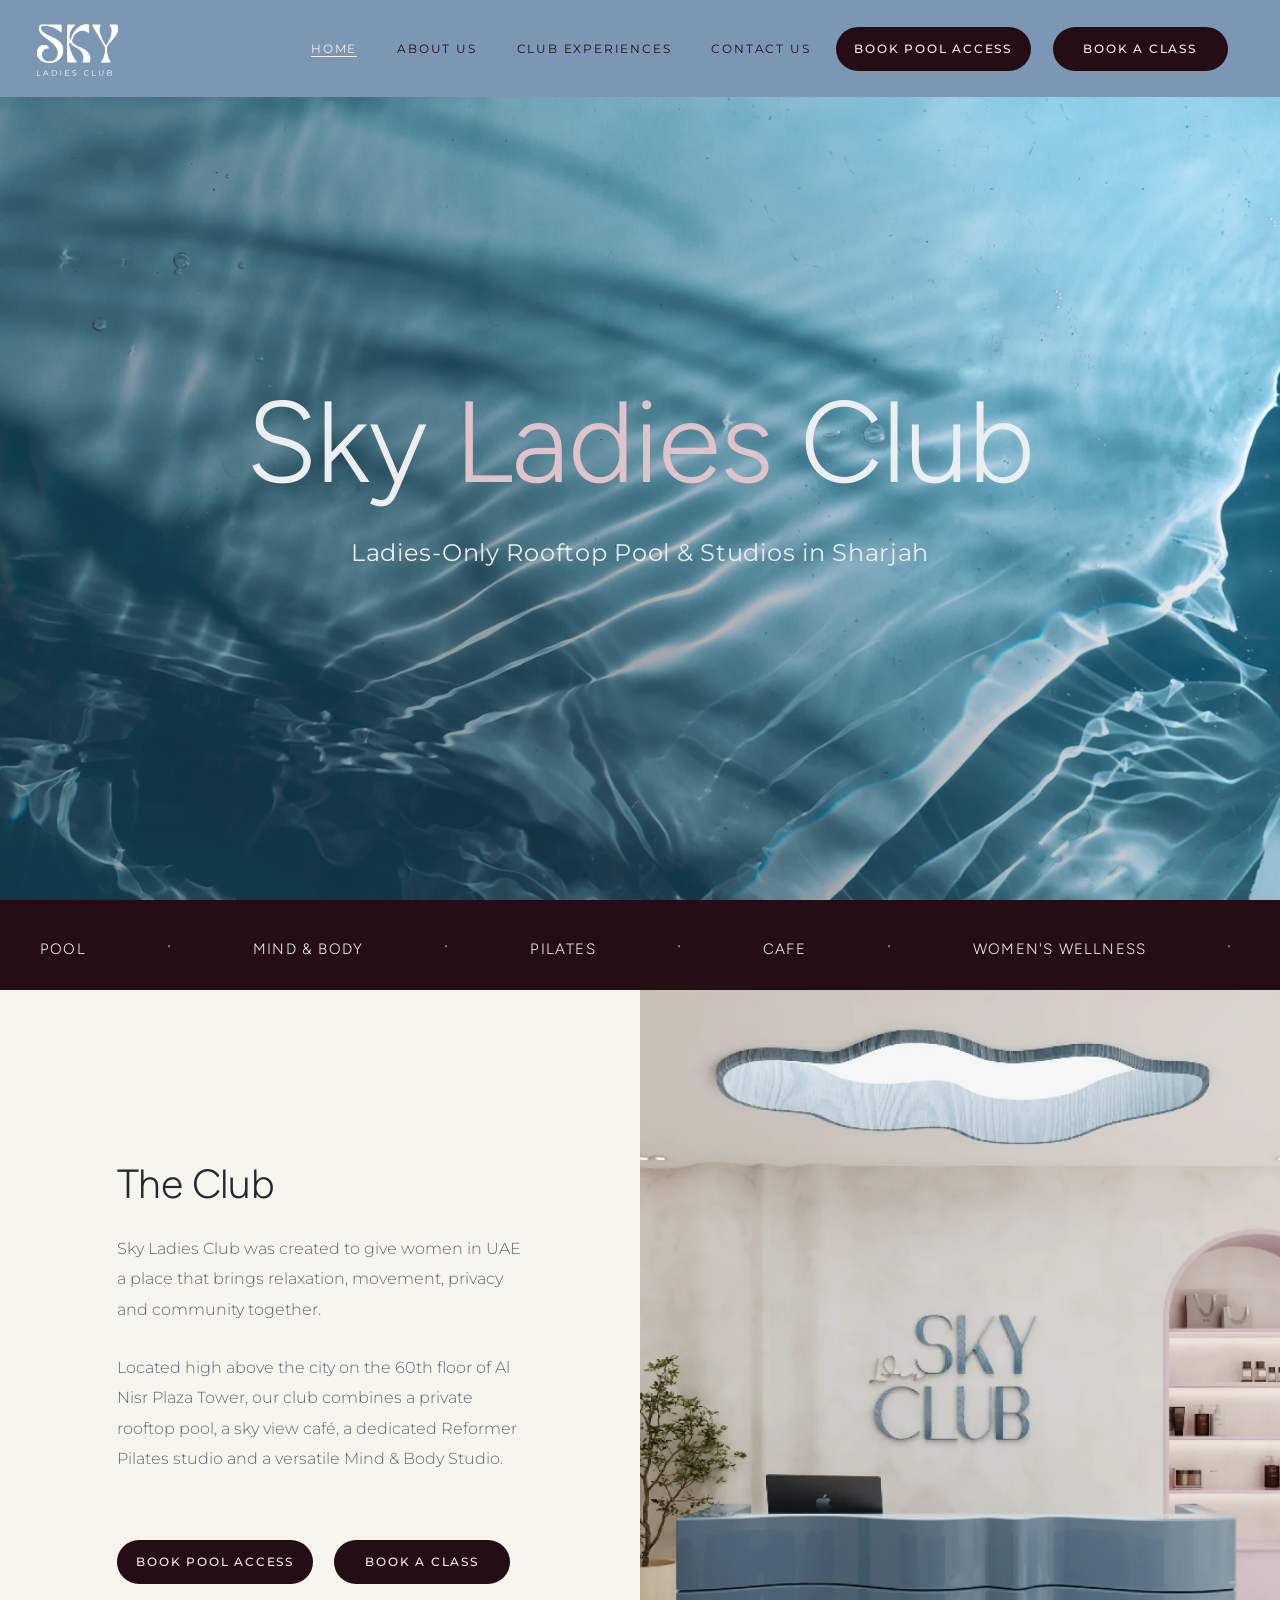
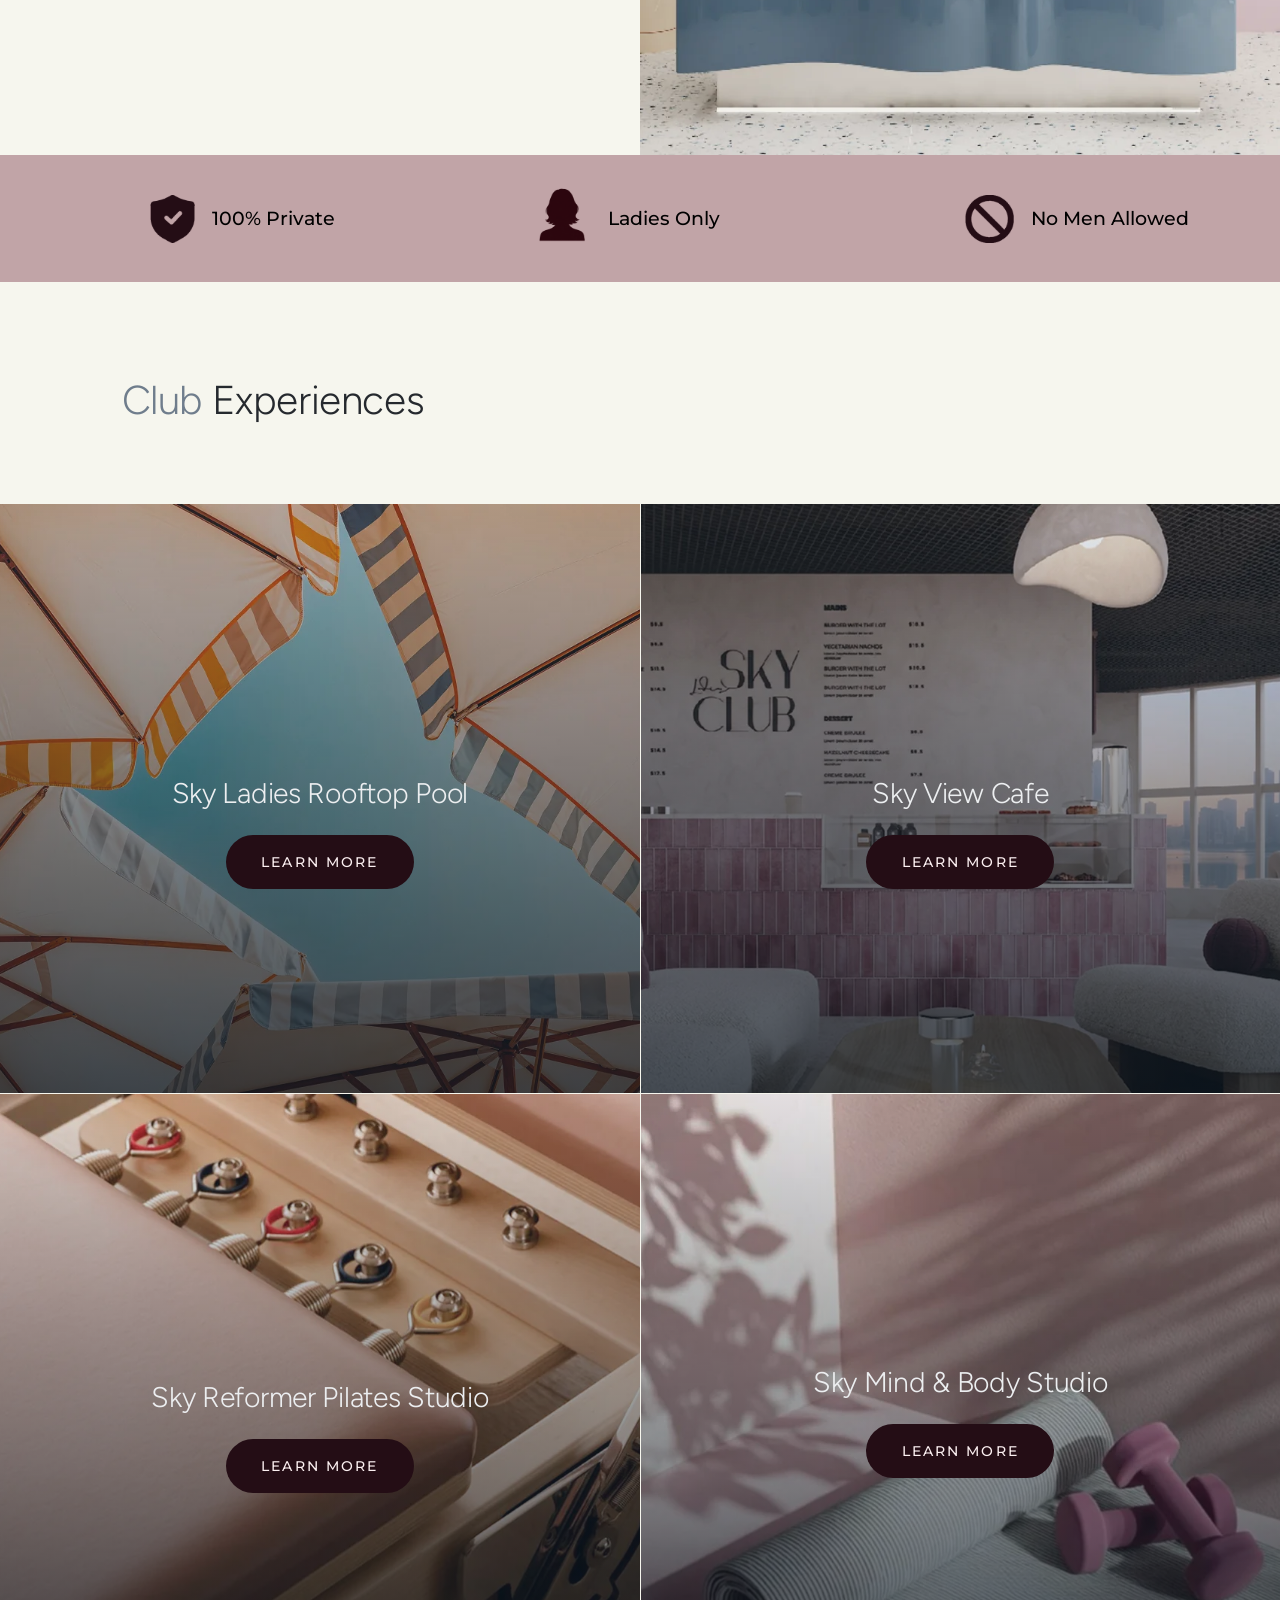
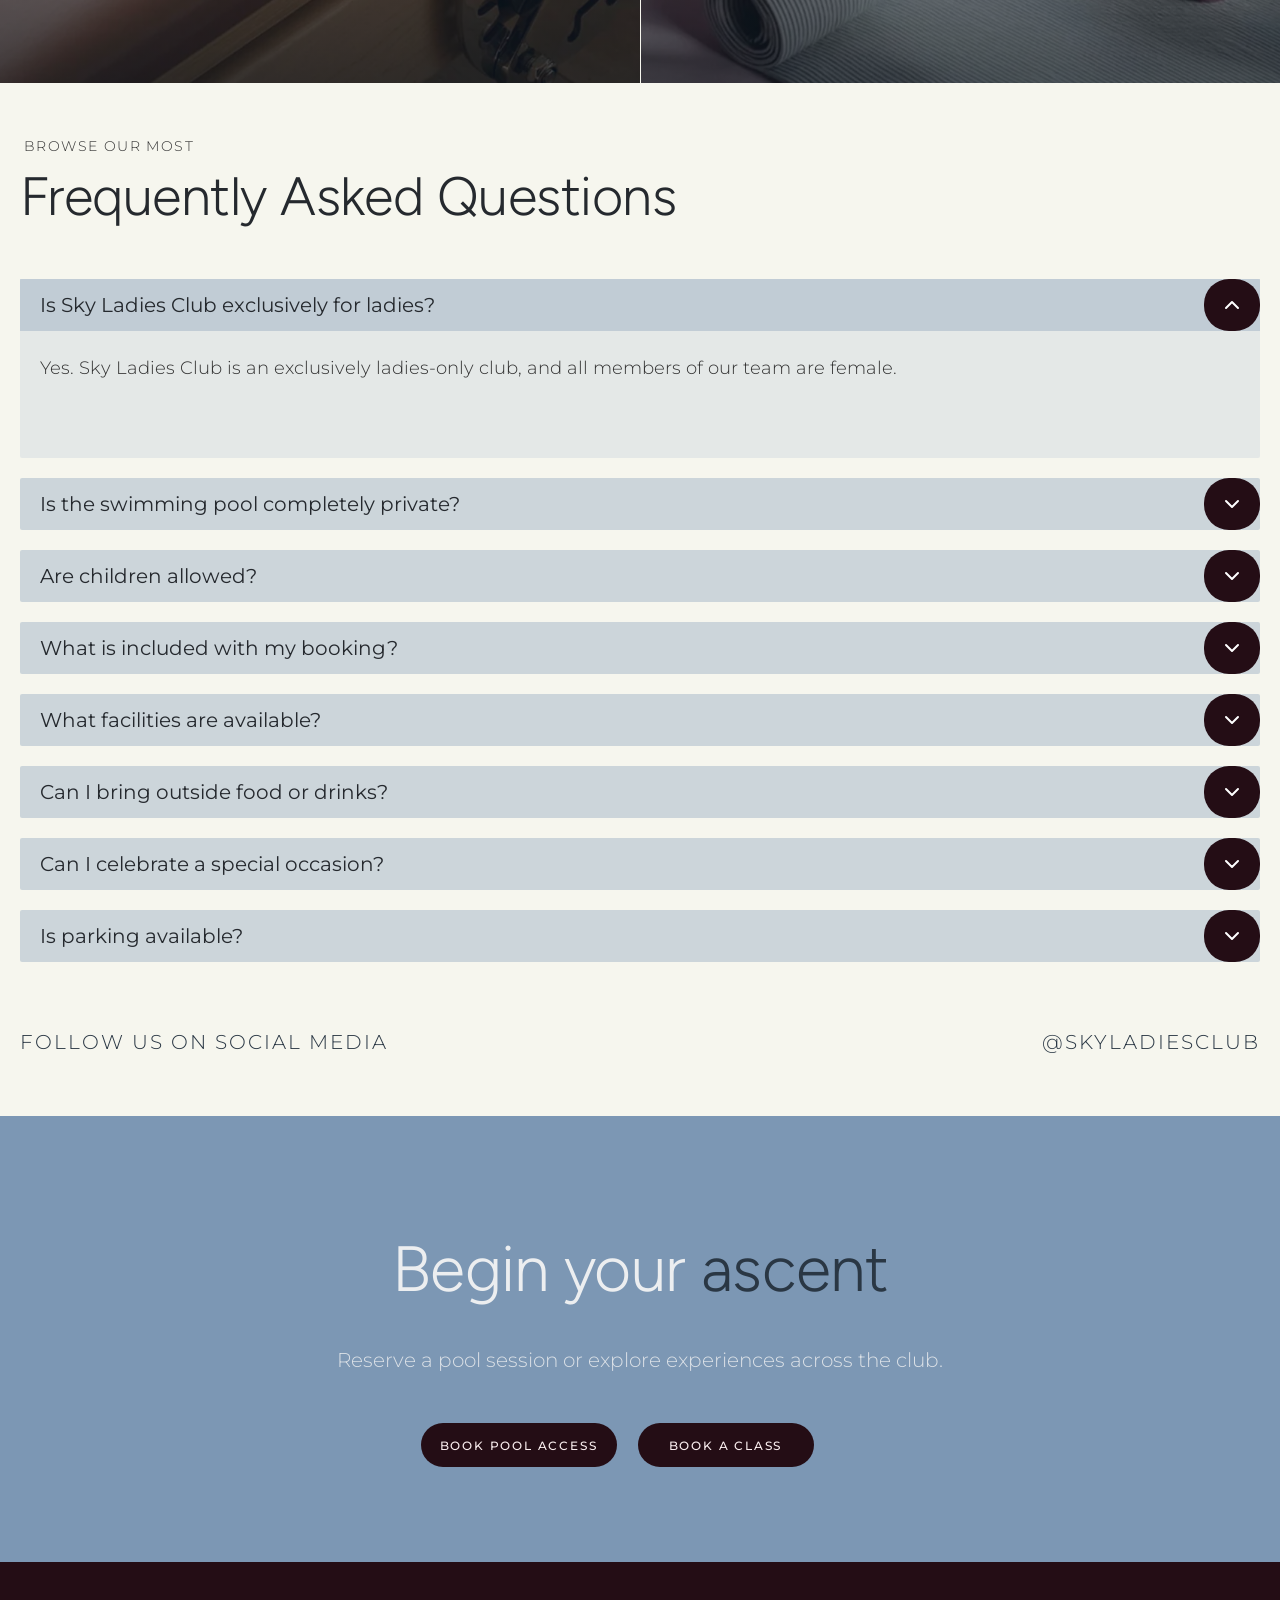
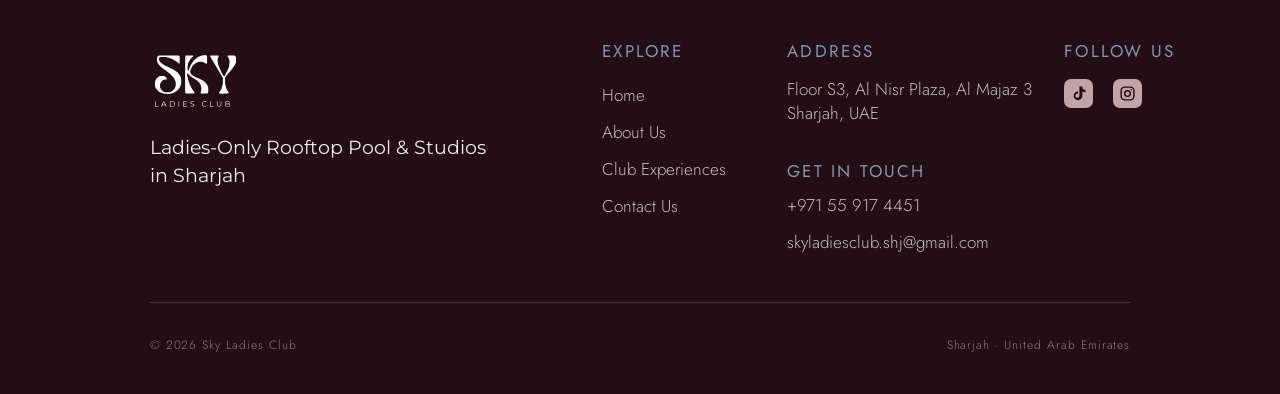
<file: index.html>
<!doctype html><html lang="en"><head><meta charset="utf-8"><meta name="viewport" content="width=device-width,initial-scale=1"><link rel="preconnect" href="https://fonts.googleapis.com"><link rel="preconnect" href="https://fonts.gstatic.com" crossorigin><link href="https://fonts.googleapis.com/css2?family=Cormorant+Garamond:ital,wght@0,300;0,400;0,500;1,400&family=Figtree:wght@300;400&family=Jost:wght@300;400&family=Montserrat:wght@300;400;500&display=swap" rel="stylesheet"><link rel="stylesheet" href="styles.css"><!-- seo-start --><title>Sky Ladies Club | Ladies-Only Rooftop Pool &amp; Studios in Sharjah</title><meta name="description" content="A private women-only rooftop pool, café, Reformer Pilates and yoga studio in Al Majaz 3, Sharjah. Relax, move and connect in complete privacy."><link rel="canonical" href="https://www.skyladiesclub.com/"><meta name="robots" content="index,follow,max-image-preview:large"><meta name="theme-color" content="#7c97b4"><link rel="icon" href="/favicon.ico" sizes="any"><link rel="icon" type="image/png" href="/favicon-192.png" sizes="192x192"><link rel="apple-touch-icon" href="/apple-touch-icon.png"><meta property="og:type" content="website"><meta property="og:site_name" content="Sky Ladies Club"><meta property="og:locale" content="en_AE"><meta property="og:title" content="Sky Ladies Club | Ladies-Only Rooftop Pool &amp; Studios in Sharjah"><meta property="og:description" content="A private women-only rooftop pool, café, Reformer Pilates and yoga studio in Al Majaz 3, Sharjah. Relax, move and connect in complete privacy."><meta property="og:url" content="https://www.skyladiesclub.com/"><meta property="og:image" content="https://www.skyladiesclub.com/images/og-image.jpg"><meta property="og:image:width" content="1200"><meta property="og:image:height" content="630"><meta property="og:image:alt" content="Sky Ladies Club: ladies-only rooftop pool and studios in Sharjah"><meta name="twitter:card" content="summary_large_image"><meta name="twitter:title" content="Sky Ladies Club | Ladies-Only Rooftop Pool &amp; Studios in Sharjah"><meta name="twitter:description" content="A private women-only rooftop pool, café, Reformer Pilates and yoga studio in Al Majaz 3, Sharjah. Relax, move and connect in complete privacy."><meta name="twitter:image" content="https://www.skyladiesclub.com/images/og-image.jpg"><script type="application/ld+json">{"@context":"https://schema.org","@type":["HealthClub","SportsActivityLocation"],"@id":"https://www.skyladiesclub.com/#club","name":"Sky Ladies Club","description":"A private ladies-only rooftop swimming pool, café, Reformer Pilates studio and Mind & Body studio in Al Majaz 3, Sharjah.","url":"https://www.skyladiesclub.com/","image":"https://www.skyladiesclub.com/images/og-image.jpg","logo":"https://www.skyladiesclub.com/images/logo-512.png","telephone":"+971559174451","email":"skyladiesclub.shj@gmail.com","address":{"@type":"PostalAddress","streetAddress":"Floor S3, Al Nisr Plaza, Al Majaz 3","addressLocality":"Sharjah","addressCountry":"AE"},"sameAs":["https://instagram.com/skyladiesclub","https://www.tiktok.com/@sky.ladies.club"],"areaServed":"Sharjah","amenityFeature":[{"@type":"LocationFeatureSpecification","name":"Rooftop swimming pool","value":true},{"@type":"LocationFeatureSpecification","name":"Children's pool","value":true},{"@type":"LocationFeatureSpecification","name":"Café","value":true},{"@type":"LocationFeatureSpecification","name":"Reformer Pilates studio","value":true},{"@type":"LocationFeatureSpecification","name":"Mind & Body studio","value":true}]}</script><script type="application/ld+json">{"@context":"https://schema.org","@type":"FAQPage","mainEntity":[{"@type":"Question","name":"Is Sky Ladies Club exclusively for ladies?","acceptedAnswer":{"@type":"Answer","text":"Yes. Sky Ladies Club is an exclusively ladies-only club, and all members of our team are female."}},{"@type":"Question","name":"Is the swimming pool completely private?","acceptedAnswer":{"@type":"Answer","text":"Yes. Our rooftop swimming pool is 100% private and cannot be viewed from surrounding buildings. Located at the top of the tallest building in Sharjah, it offers a comfortable and private environment exclusively for women."}},{"@type":"Question","name":"Are children allowed?","acceptedAnswer":{"@type":"Answer","text":"Yes. Children are welcome at Sky Ladies Club. For the privacy and comfort of our guests, boys above the age of 5 are not permitted inside the club. Children must remain supervised by a responsible adult at all times."}},{"@type":"Question","name":"What is included with my booking?","acceptedAnswer":{"@type":"Answer","text":"Each guest booking includes one sunbed and one complimentary towel. Additional towels are available to rent for an extra charge."}},{"@type":"Question","name":"What facilities are available?","acceptedAnswer":{"@type":"Answer","text":"Our facilities include showers, changing rooms, washrooms, and lockers. Lockers are available to rent for an additional charge."}},{"@type":"Question","name":"Can I bring outside food or drinks?","acceptedAnswer":{"@type":"Answer","text":"Outside food, drinks, and snacks are not permitted. A selection of food, snacks, and beverages is available to purchase from our café."}},{"@type":"Question","name":"Can I celebrate a special occasion?","acceptedAnswer":{"@type":"Answer","text":"Absolutely. Sky Ladies Club welcomes celebrating special occasions. If you would like to arrange a celebration or bring a cake, please contact our team in advance to discuss the available options."}},{"@type":"Question","name":"Is parking available?","acceptedAnswer":{"@type":"Answer","text":"Sky Ladies Club does not have dedicated parking. However, paid hourly parking is available around the building for your convenience."}}]}</script><link rel="preload" as="image" href="images/hero-pool.webp" fetchpriority="high"><!-- seo-end --></head><body data-page="index.html">
<div class="hero bg" style="--img:url(images/hero-pool.webp);background-image:url(images/hero-pool.webp),linear-gradient(162deg,#b8c6d4,#7c8ea0 45%,#2a3744)"><h1>Sky <span>Ladies</span> Club</h1><p>Ladies-Only Rooftop Pool &amp; Studios in Sharjah</p><a class="btn hero-book" href="https://wa.me/971559174451">Book Now</a></div>
<div class="tick big" aria-hidden="true"><div><span>Pool</span><span>Mind &amp; Body</span><span>Pilates</span><span>Cafe</span><span>Women&#39;s Wellness</span>
<span>Pool</span><span>Mind &amp; Body</span><span>Pilates</span><span>Cafe</span><span>Women&#39;s Wellness</span>
<span>Pool</span><span>Mind &amp; Body</span><span>Pilates</span><span>Cafe</span><span>Women&#39;s Wellness</span>
<span>Pool</span><span>Mind &amp; Body</span><span>Pilates</span><span>Cafe</span><span>Women&#39;s Wellness</span></div></div>
<section class="fsec club pos" style="--pt:0px;--h:55;--pf:20;--pw:560px;--pl:158px;--pt:253px;--emb:0px;--hmb:37px;--pg:38px;--bmt:88px"><div class="ft l202"><h2>The Club</h2><p>Sky Ladies Club was created to give women in UAE a place that brings relaxation, movement, privacy and community together.</p><p>Located high above the city on the 60th floor of Al Nisr Plaza Tower, our club combines a private rooftop pool, a sky view café, a dedicated Reformer Pilates studio and a versatile Mind &amp; Body Studio.</p><div class="btns"><a class="btn" href="https://wa.me/971559174451">Book Pool Access</a><a class="btn" href="https://wa.me/971559174451">Book a Class</a></div></div><div class="fp bg" style="--ar:863/1032;--ard:1.1958;--img:none"><img src="images/about-reception.webp" alt="Sky Ladies Club reception with a sculpted blue desk in Sharjah" width="863" height="1032" loading="lazy" decoding="async"></div></section>
<div class="feat"><div class="wrap"><div><img class="i1" src="images/icon-private.png" width="61" height="65" alt="">100% Private</div><div><img class="i2" src="images/icon-ladies.png" width="62" height="71" alt="">Ladies Only</div><div><img class="i3" src="images/icon-nomen.png" width="66" height="65" alt="">No Men Allowed</div></div></div>
<section class="exp"><div class="wrap w"><h2><b>Club</b> Experiences</h2></div><div class="grid">
<a class="tile bg" href="pool.html" style="--dy:35px;--img:none"><img class="tbg" src="images/pool.webp" alt="Striped parasols above the Sky Ladies rooftop swimming pool in Sharjah" width="863" height="783" loading="lazy" decoding="async"><h3>Sky Ladies Rooftop Pool</h3><span class="btn">Learn more</span></a>
<a class="tile bg" href="cafe.html" style="--dy:35px;--img:none"><img class="tbg" src="images/cafe.webp" alt="Sky Café counter with pastries and panoramic city views in Sharjah" width="858" height="782" loading="lazy" decoding="async"><h3>Sky View Cafe</h3><span class="btn">Learn more</span></a>
<a class="tile bg" href="pilates.html" style="--dy:49px;--img:none"><img class="tbg" src="images/pilates.webp" alt="Reformer Pilates equipment at the Sky Ladies Club Pilates studio in Sharjah" width="863" height="783" loading="lazy" decoding="async"><h3>Sky Reformer Pilates Studio</h3><span class="btn">Learn more</span></a>
<a class="tile bg" href="mind-body.html" style="--dy:34px;--img:none"><img class="tbg" src="images/mind-body.webp" alt="Yoga mat and pink weights in the Mind & Body Studio at Sky Ladies Club" width="858" height="783" loading="lazy" decoding="async"><h3>Sky Mind &amp; Body Studio</h3><span class="btn">Learn more</span></a></div></section>
<section class="faqs hd faq-home"><div class="wrap w"><div class="eyebrow">Browse our most</div><h2 style="margin-top:8px">Frequently Asked Questions</h2><div class="faq"><details open><summary>Is Sky Ladies Club exclusively for ladies?</summary><p>Yes. Sky Ladies Club is an exclusively ladies-only club, and all members of our team are female.</p></details><details><summary>Is the swimming pool completely private?</summary><p>Yes. Our rooftop swimming pool is 100% private and cannot be viewed from surrounding buildings. Located at the top of the tallest building in Sharjah, it offers a comfortable and private environment exclusively for women.</p></details><details><summary>Are children allowed?</summary><p>Yes. Children are welcome at Sky Ladies Club. For the privacy and comfort of our guests, boys above the age of 5 are not permitted inside the club. Children must remain supervised by a responsible adult at all times.</p></details><details><summary>What is included with my booking?</summary><p>Each guest booking includes one sunbed and one complimentary towel. Additional towels are available to rent for an extra charge.</p></details><details><summary>What facilities are available?</summary><p>Our facilities include showers, changing rooms, washrooms, and lockers. Lockers are available to rent for an additional charge.</p></details><details><summary>Can I bring outside food or drinks?</summary><p>Outside food, drinks, and snacks are not permitted. A selection of food, snacks, and beverages is available to purchase from our café.</p></details><details><summary>Can I celebrate a special occasion?</summary><p>Absolutely. Sky Ladies Club welcomes celebrating special occasions. If you would like to arrange a celebration or bring a cake, please contact our team in advance to discuss the available options.</p></details><details><summary>Is parking available?</summary><p>Sky Ladies Club does not have dedicated parking. However, paid hourly parking is available around the building for your convenience.</p></details></div></div></section>
<section class="insta only"><div class="wrap w head"><span>Follow us on social media</span><a href="https://instagram.com/skyladiesclub">@skyladiesclub</a></div></section>
<script src="site.js"></script></body></html>
</file>
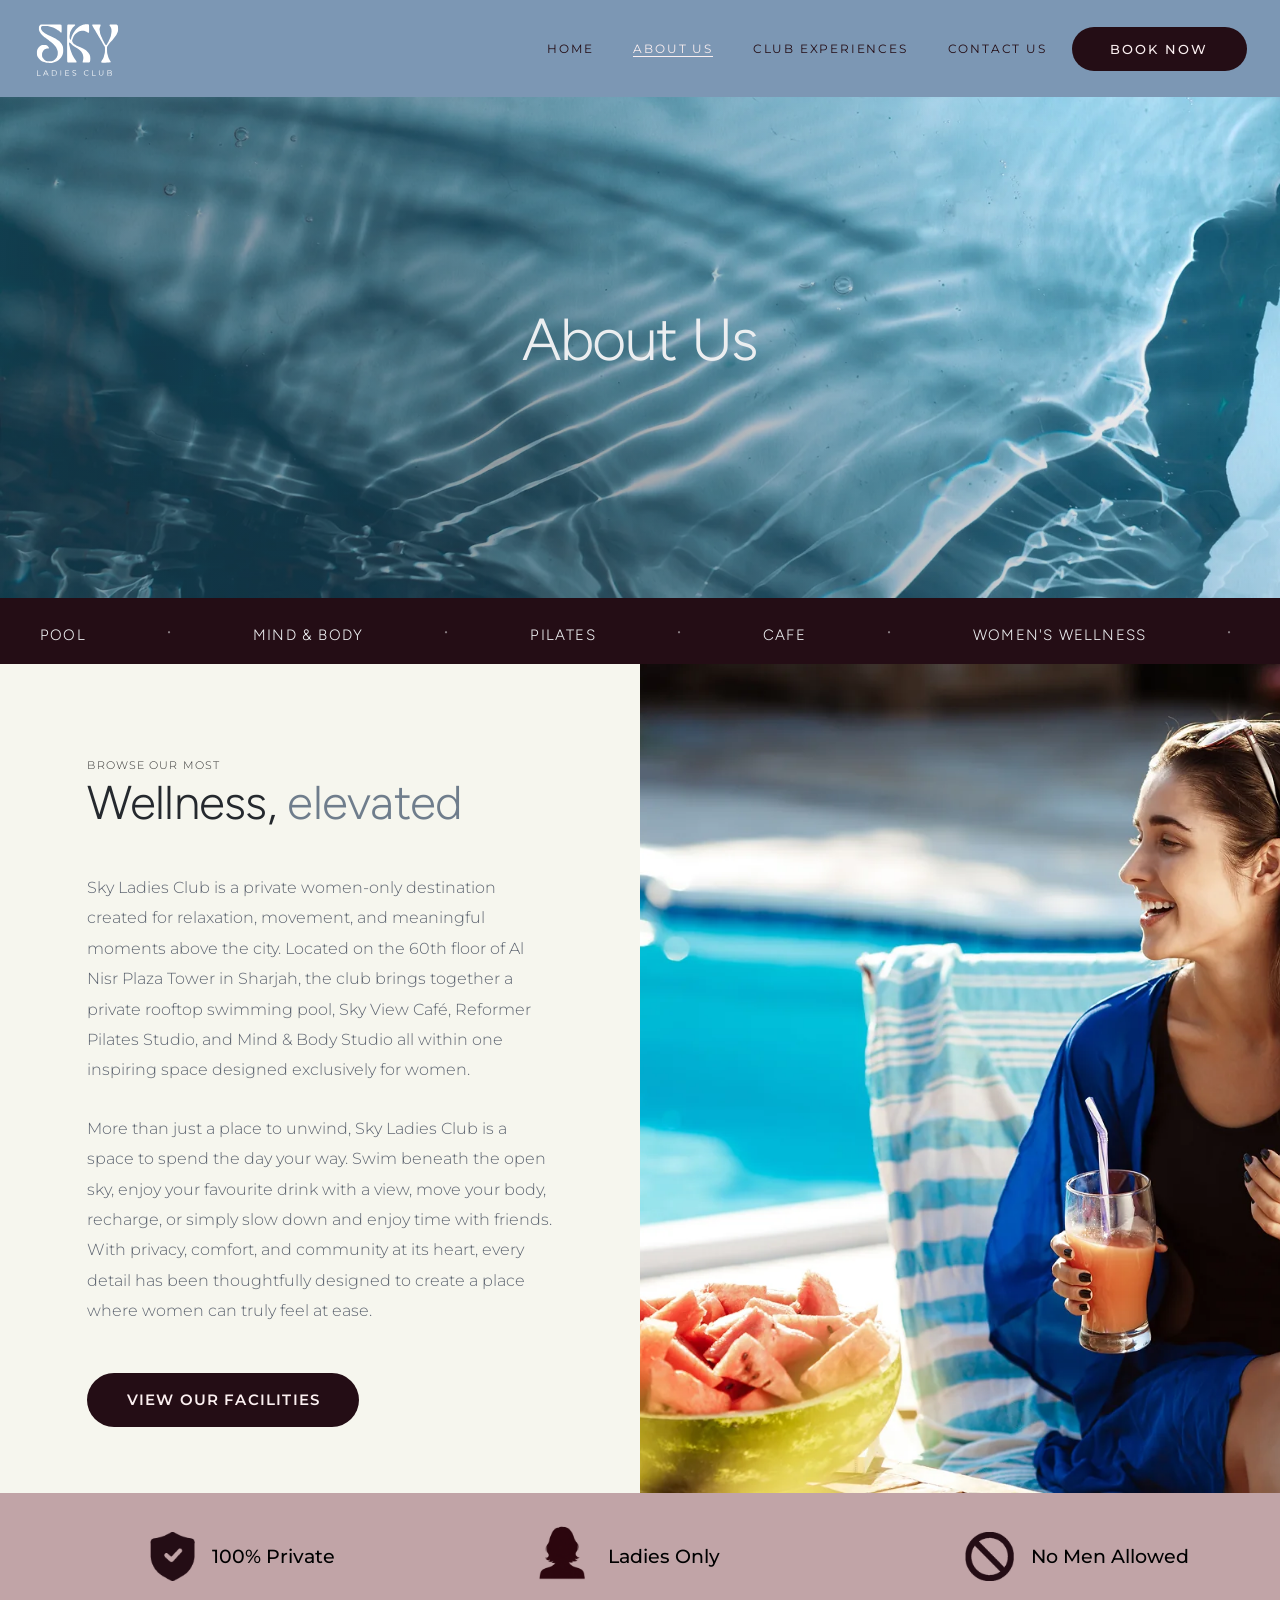
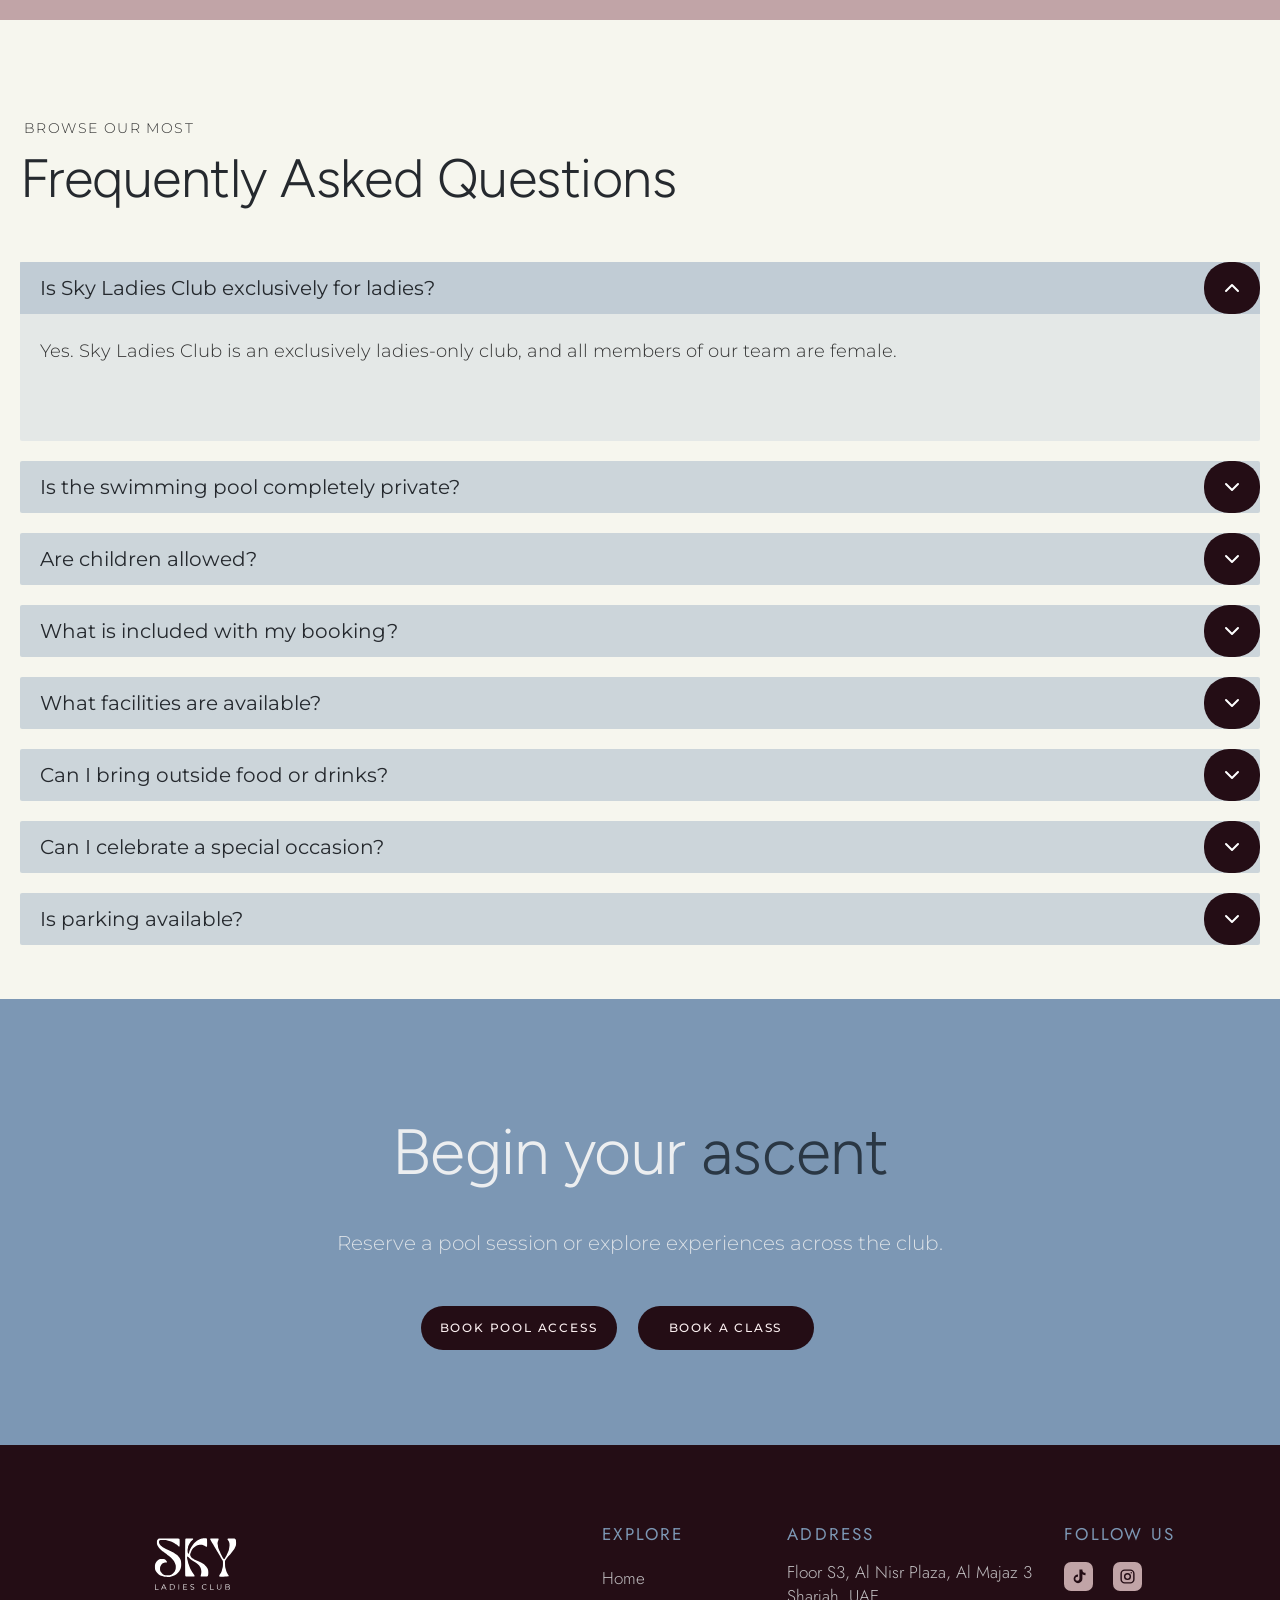
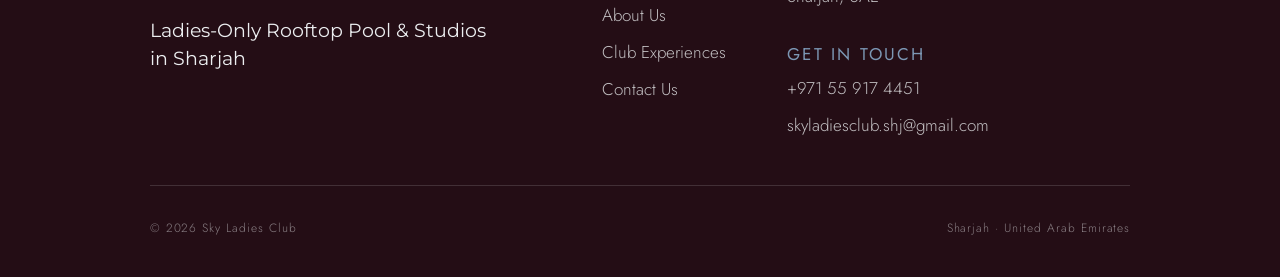
<file: about.html>
<!doctype html><html lang="en"><head><meta charset="utf-8"><meta name="viewport" content="width=device-width,initial-scale=1"><link rel="preconnect" href="https://fonts.googleapis.com"><link rel="preconnect" href="https://fonts.gstatic.com" crossorigin><link href="https://fonts.googleapis.com/css2?family=Cormorant+Garamond:ital,wght@0,300;0,400;0,500;1,400&family=Figtree:wght@300;400&family=Jost:wght@300;400&family=Montserrat:wght@300;400;500&display=swap" rel="stylesheet"><link rel="stylesheet" href="styles.css"><!-- seo-start --><title>About Sky Ladies Club | Private Women-Only Club in Sharjah</title><meta name="description" content="Sky Ladies Club is a private women-only destination on the 60th floor of Al Nisr Plaza Tower in Sharjah, with a rooftop pool, café and wellness studios."><link rel="canonical" href="https://www.skyladiesclub.com/about"><meta name="robots" content="index,follow,max-image-preview:large"><meta name="theme-color" content="#7c97b4"><link rel="icon" href="/favicon.ico" sizes="any"><link rel="icon" type="image/png" href="/favicon-192.png" sizes="192x192"><link rel="apple-touch-icon" href="/apple-touch-icon.png"><meta property="og:type" content="website"><meta property="og:site_name" content="Sky Ladies Club"><meta property="og:locale" content="en_AE"><meta property="og:title" content="About Sky Ladies Club | Private Women-Only Club in Sharjah"><meta property="og:description" content="Sky Ladies Club is a private women-only destination on the 60th floor of Al Nisr Plaza Tower in Sharjah, with a rooftop pool, café and wellness studios."><meta property="og:url" content="https://www.skyladiesclub.com/about"><meta property="og:image" content="https://www.skyladiesclub.com/images/og-image.jpg"><meta property="og:image:width" content="1200"><meta property="og:image:height" content="630"><meta property="og:image:alt" content="Sky Ladies Club: ladies-only rooftop pool and studios in Sharjah"><meta name="twitter:card" content="summary_large_image"><meta name="twitter:title" content="About Sky Ladies Club | Private Women-Only Club in Sharjah"><meta name="twitter:description" content="Sky Ladies Club is a private women-only destination on the 60th floor of Al Nisr Plaza Tower in Sharjah, with a rooftop pool, café and wellness studios."><meta name="twitter:image" content="https://www.skyladiesclub.com/images/og-image.jpg"><script type="application/ld+json">{"@context":"https://schema.org","@type":"FAQPage","mainEntity":[{"@type":"Question","name":"Is Sky Ladies Club exclusively for ladies?","acceptedAnswer":{"@type":"Answer","text":"Yes. Sky Ladies Club is an exclusively ladies-only club, and all members of our team are female."}},{"@type":"Question","name":"Is the swimming pool completely private?","acceptedAnswer":{"@type":"Answer","text":"Yes. Our rooftop swimming pool is 100% private and cannot be viewed from surrounding buildings. Located at the top of the tallest building in Sharjah, it offers a comfortable and private environment exclusively for women."}},{"@type":"Question","name":"Are children allowed?","acceptedAnswer":{"@type":"Answer","text":"Yes. Children are welcome at Sky Ladies Club. For the privacy and comfort of our guests, boys above the age of 5 are not permitted inside the club. Children must remain supervised by a responsible adult at all times."}},{"@type":"Question","name":"What is included with my booking?","acceptedAnswer":{"@type":"Answer","text":"Each guest booking includes one sunbed and one complimentary towel. Additional towels are available to rent for an extra charge."}},{"@type":"Question","name":"What facilities are available?","acceptedAnswer":{"@type":"Answer","text":"Our facilities include showers, changing rooms, washrooms, and lockers. Lockers are available to rent for an additional charge."}},{"@type":"Question","name":"Can I bring outside food or drinks?","acceptedAnswer":{"@type":"Answer","text":"Outside food, drinks, and snacks are not permitted. A selection of food, snacks, and beverages is available to purchase from our café."}},{"@type":"Question","name":"Can I celebrate a special occasion?","acceptedAnswer":{"@type":"Answer","text":"Absolutely. Sky Ladies Club welcomes celebrating special occasions. If you would like to arrange a celebration or bring a cake, please contact our team in advance to discuss the available options."}},{"@type":"Question","name":"Is parking available?","acceptedAnswer":{"@type":"Answer","text":"Sky Ladies Club does not have dedicated parking. However, paid hourly parking is available around the building for your convenience."}}]}</script><!-- seo-end --></head><body data-page="about.html">
<div class="hero sm fac bg" style="--img:url(images/hero-pool.webp)"><h1>About Us</h1></div>
<div class="tick" aria-hidden="true"><div><span>Pool</span><span>Mind &amp; Body</span><span>Pilates</span><span>Cafe</span><span>Women&#39;s Wellness</span>
<span>Pool</span><span>Mind &amp; Body</span><span>Pilates</span><span>Cafe</span><span>Women&#39;s Wellness</span>
<span>Pool</span><span>Mind &amp; Body</span><span>Pilates</span><span>Cafe</span><span>Women&#39;s Wellness</span>
<span>Pool</span><span>Mind &amp; Body</span><span>Pilates</span><span>Cafe</span><span>Women&#39;s Wellness</span></div></div>
<section class="fsec pos" style="--ar:864/1020;--ard:1.1806;--pl:118px;--h:64;--e:14;--els:.1em;--pf:20;--pw:628.3px;--pt:128px;--emb:7px;--hmb:59px;--pg:38px;--bmt:62px"><div class="ft l118"><div class="eyebrow">Browse our most</div><h2>Wellness, <b>elevated</b></h2><p>Sky Ladies Club is a private women-only destination created for relaxation, movement, and meaningful moments above the city. Located on the 60th floor of Al Nisr Plaza Tower in Sharjah, the club brings together a private rooftop swimming pool, Sky View Café, Reformer Pilates Studio, and Mind &amp; Body Studio all within one inspiring space designed exclusively for women.</p><p>More than just a place to unwind, Sky Ladies Club is a space to spend the day your way. Swim beneath the open sky, enjoy your favourite drink with a view, move your body, recharge, or simply slow down and enjoy time with friends. With privacy, comfort, and community at its heart, every detail has been thoughtfully designed to create a place where women can truly feel at ease.</p><div class="btns"><a class="btn lg" href="experiences.html">View our facilities</a></div></div><div class="fp bg" style="--img:none"><img src="images/about-lounge.webp" alt="Woman enjoying a fresh juice by the private rooftop pool at Sky Ladies Club in Sharjah" width="866" height="1020" loading="lazy" decoding="async"></div></section>
<div class="feat"><div class="wrap"><div><img class="i1" src="images/icon-private.png" width="61" height="65" alt="">100% Private</div><div><img class="i2" src="images/icon-ladies.png" width="62" height="71" alt="">Ladies Only</div><div><img class="i3" src="images/icon-nomen.png" width="66" height="65" alt="">No Men Allowed</div></div></div>
<section class="faqs top nosoc faq-about"><div class="wrap w"><div class="eyebrow">Browse our most</div><h2 style="margin-top:8px">Frequently Asked Questions</h2><div class="faq"><details open><summary>Is Sky Ladies Club exclusively for ladies?</summary><p>Yes. Sky Ladies Club is an exclusively ladies-only club, and all members of our team are female.</p></details><details><summary>Is the swimming pool completely private?</summary><p>Yes. Our rooftop swimming pool is 100% private and cannot be viewed from surrounding buildings. Located at the top of the tallest building in Sharjah, it offers a comfortable and private environment exclusively for women.</p></details><details><summary>Are children allowed?</summary><p>Yes. Children are welcome at Sky Ladies Club. For the privacy and comfort of our guests, boys above the age of 5 are not permitted inside the club. Children must remain supervised by a responsible adult at all times.</p></details><details><summary>What is included with my booking?</summary><p>Each guest booking includes one sunbed and one complimentary towel. Additional towels are available to rent for an extra charge.</p></details><details><summary>What facilities are available?</summary><p>Our facilities include showers, changing rooms, washrooms, and lockers. Lockers are available to rent for an additional charge.</p></details><details><summary>Can I bring outside food or drinks?</summary><p>Outside food, drinks, and snacks are not permitted. A selection of food, snacks, and beverages is available to purchase from our café.</p></details><details><summary>Can I celebrate a special occasion?</summary><p>Absolutely. Sky Ladies Club welcomes celebrating special occasions. If you would like to arrange a celebration or bring a cake, please contact our team in advance to discuss the available options.</p></details><details><summary>Is parking available?</summary><p>Sky Ladies Club does not have dedicated parking. However, paid hourly parking is available around the building for your convenience.</p></details></div>
</div></section>

<script src="site.js"></script></body></html>
</file>
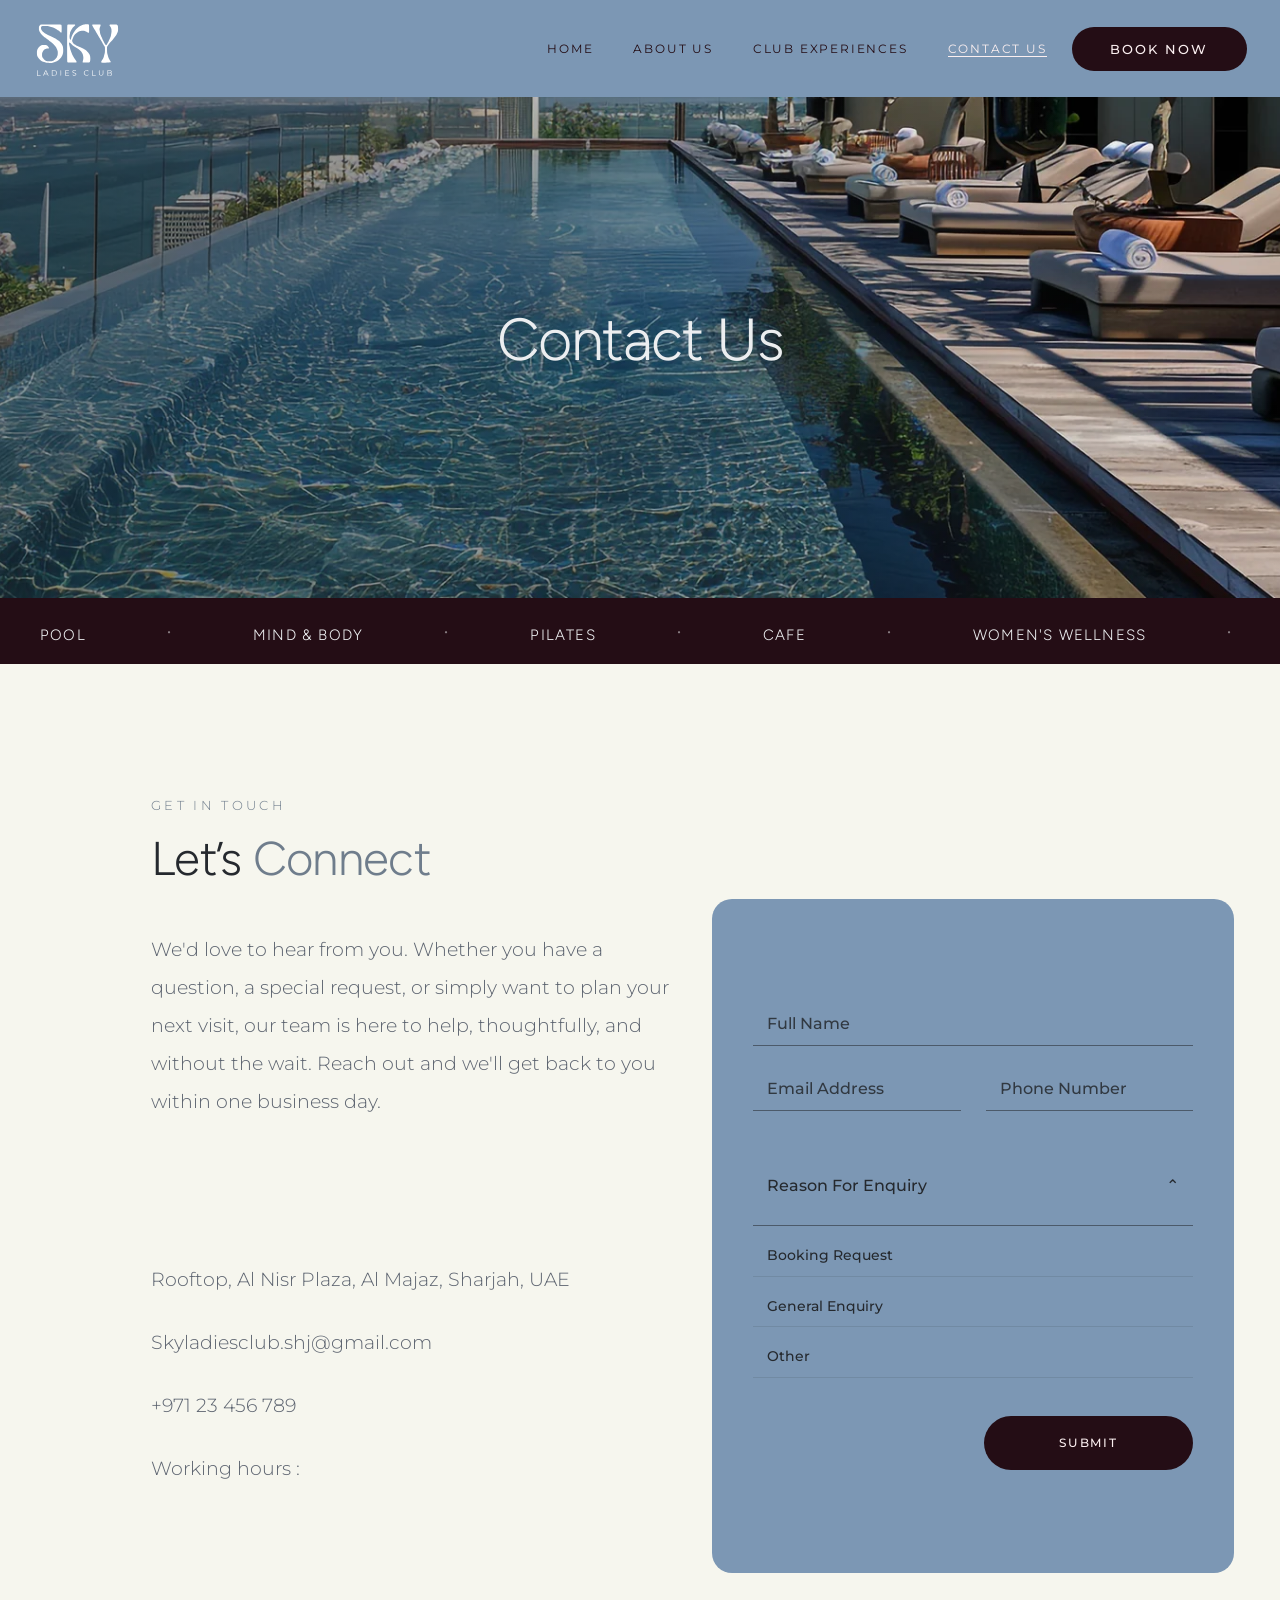
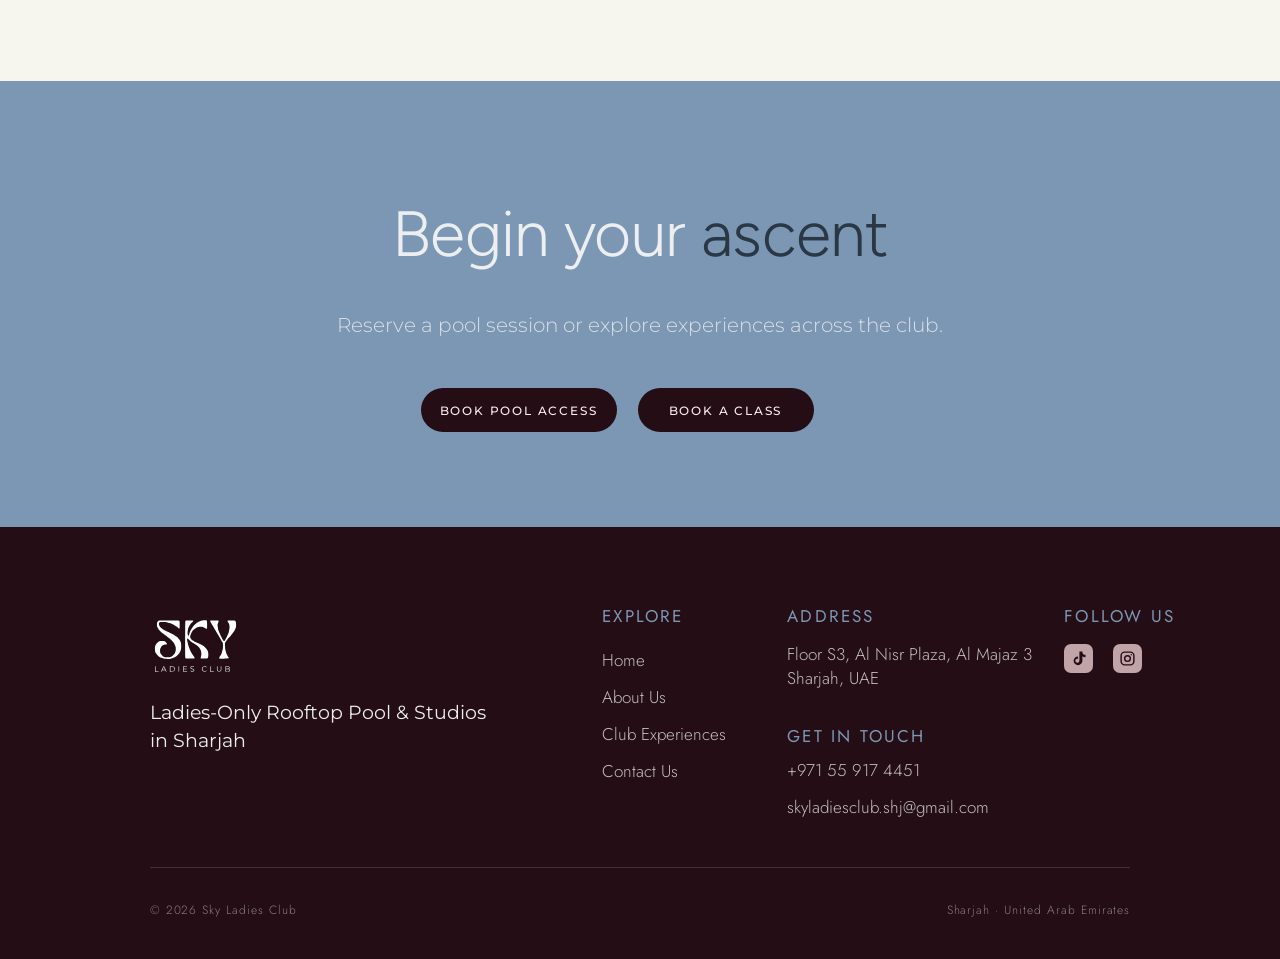
<file: contact.html>
<!doctype html><html lang="en"><head><meta charset="utf-8"><meta name="viewport" content="width=device-width,initial-scale=1"><link rel="preconnect" href="https://fonts.googleapis.com"><link rel="preconnect" href="https://fonts.gstatic.com" crossorigin><link href="https://fonts.googleapis.com/css2?family=Cormorant+Garamond:ital,wght@0,300;0,400;0,500;1,400&family=Figtree:wght@300;400&family=Jost:wght@300;400&family=Montserrat:wght@300;400;500&display=swap" rel="stylesheet"><link rel="stylesheet" href="styles.css"><!-- seo-start --><title>Contact Sky Ladies Club | Book Your Visit in Sharjah</title><meta name="description" content="Get in touch with Sky Ladies Club in Al Majaz 3, Sharjah. Ask a question, request a booking or plan your visit to our ladies-only rooftop club."><link rel="canonical" href="https://www.skyladiesclub.com/contact"><meta name="robots" content="index,follow,max-image-preview:large"><meta name="theme-color" content="#7c97b4"><link rel="icon" href="/favicon.ico" sizes="any"><link rel="icon" type="image/png" href="/favicon-192.png" sizes="192x192"><link rel="apple-touch-icon" href="/apple-touch-icon.png"><meta property="og:type" content="website"><meta property="og:site_name" content="Sky Ladies Club"><meta property="og:locale" content="en_AE"><meta property="og:title" content="Contact Sky Ladies Club | Book Your Visit in Sharjah"><meta property="og:description" content="Get in touch with Sky Ladies Club in Al Majaz 3, Sharjah. Ask a question, request a booking or plan your visit to our ladies-only rooftop club."><meta property="og:url" content="https://www.skyladiesclub.com/contact"><meta property="og:image" content="https://www.skyladiesclub.com/images/og-image.jpg"><meta property="og:image:width" content="1200"><meta property="og:image:height" content="630"><meta property="og:image:alt" content="Sky Ladies Club: ladies-only rooftop pool and studios in Sharjah"><meta name="twitter:card" content="summary_large_image"><meta name="twitter:title" content="Contact Sky Ladies Club | Book Your Visit in Sharjah"><meta name="twitter:description" content="Get in touch with Sky Ladies Club in Al Majaz 3, Sharjah. Ask a question, request a booking or plan your visit to our ladies-only rooftop club."><meta name="twitter:image" content="https://www.skyladiesclub.com/images/og-image.jpg"><script type="application/ld+json">{"@context":"https://schema.org","@type":["HealthClub","SportsActivityLocation"],"@id":"https://www.skyladiesclub.com/#club","name":"Sky Ladies Club","description":"A private ladies-only rooftop swimming pool, café, Reformer Pilates studio and Mind & Body studio in Al Majaz 3, Sharjah.","url":"https://www.skyladiesclub.com/","image":"https://www.skyladiesclub.com/images/og-image.jpg","logo":"https://www.skyladiesclub.com/images/logo-512.png","telephone":"+971559174451","email":"skyladiesclub.shj@gmail.com","address":{"@type":"PostalAddress","streetAddress":"Floor S3, Al Nisr Plaza, Al Majaz 3","addressLocality":"Sharjah","addressCountry":"AE"},"sameAs":["https://instagram.com/skyladiesclub","https://www.tiktok.com/@sky.ladies.club"],"areaServed":"Sharjah","amenityFeature":[{"@type":"LocationFeatureSpecification","name":"Rooftop swimming pool","value":true},{"@type":"LocationFeatureSpecification","name":"Children's pool","value":true},{"@type":"LocationFeatureSpecification","name":"Café","value":true},{"@type":"LocationFeatureSpecification","name":"Reformer Pilates studio","value":true},{"@type":"LocationFeatureSpecification","name":"Mind & Body studio","value":true}]}</script><!-- seo-end --></head>
<body data-page="contact.html">
<div class="hero sm fac bg" style="background-image:url(images/contact-hero.webp),url(images/hero-pool.webp),var(--grad);background-size:cover;background-position:center;background-repeat:no-repeat"><h1>Contact Us</h1></div>
<div class="tick" aria-hidden="true"><div><span>Pool</span><span>Mind &amp; Body</span><span>Pilates</span><span>Cafe</span><span>Women&#39;s Wellness</span>
<span>Pool</span><span>Mind &amp; Body</span><span>Pilates</span><span>Cafe</span><span>Women&#39;s Wellness</span>
<span>Pool</span><span>Mind &amp; Body</span><span>Pilates</span><span>Cafe</span><span>Women&#39;s Wellness</span>
<span>Pool</span><span>Mind &amp; Body</span><span>Pilates</span><span>Cafe</span><span>Women&#39;s Wellness</span></div></div>
<section class="contact"><div class="wrap split" style="align-items:start">
<div class="cl" style="--pt:-2px;--emb:20px;--hmb:46px;--dmt:140px"><div class="eyebrow">Get in touch</div><h2>Let’s <span style="color:#6f7d8c">Connect</span></h2>
<p>We'd love to hear from you. Whether you have a question, a special request, or simply want to plan your next visit, our team is here to help, thoughtfully, and without the wait. Reach out and we'll get back to you within one business day.</p>
<p class="cd first">Rooftop, Al Nisr Plaza, Al Majaz, Sharjah, UAE</p><p class="cd">Skyladiesclub.shj@gmail.com</p><p class="cd">+971 23 456 789</p><p class="cd">Working hours :</p></div>
<form class="cform" id="cform" novalidate>
<input class="full" name="name" placeholder="Full Name" aria-label="Full Name" required>
<input name="email" type="email" placeholder="Email Address" aria-label="Email Address" required>
<input name="phone" type="tel" placeholder="Phone Number" aria-label="Phone Number">
<div class="dd full open"><input type="hidden" name="reason" value=""><button type="button" class="dd-btn" aria-expanded="true"><span>Reason For Enquiry</span><i aria-hidden="true">&#8963;</i></button>
<ul><li>Booking Request</li><li>General Enquiry</li><li>Other</li></ul></div>
<button class="btn" type="submit">Submit</button></form></div></section>

<script src="site.js"></script></body></html>
</file>
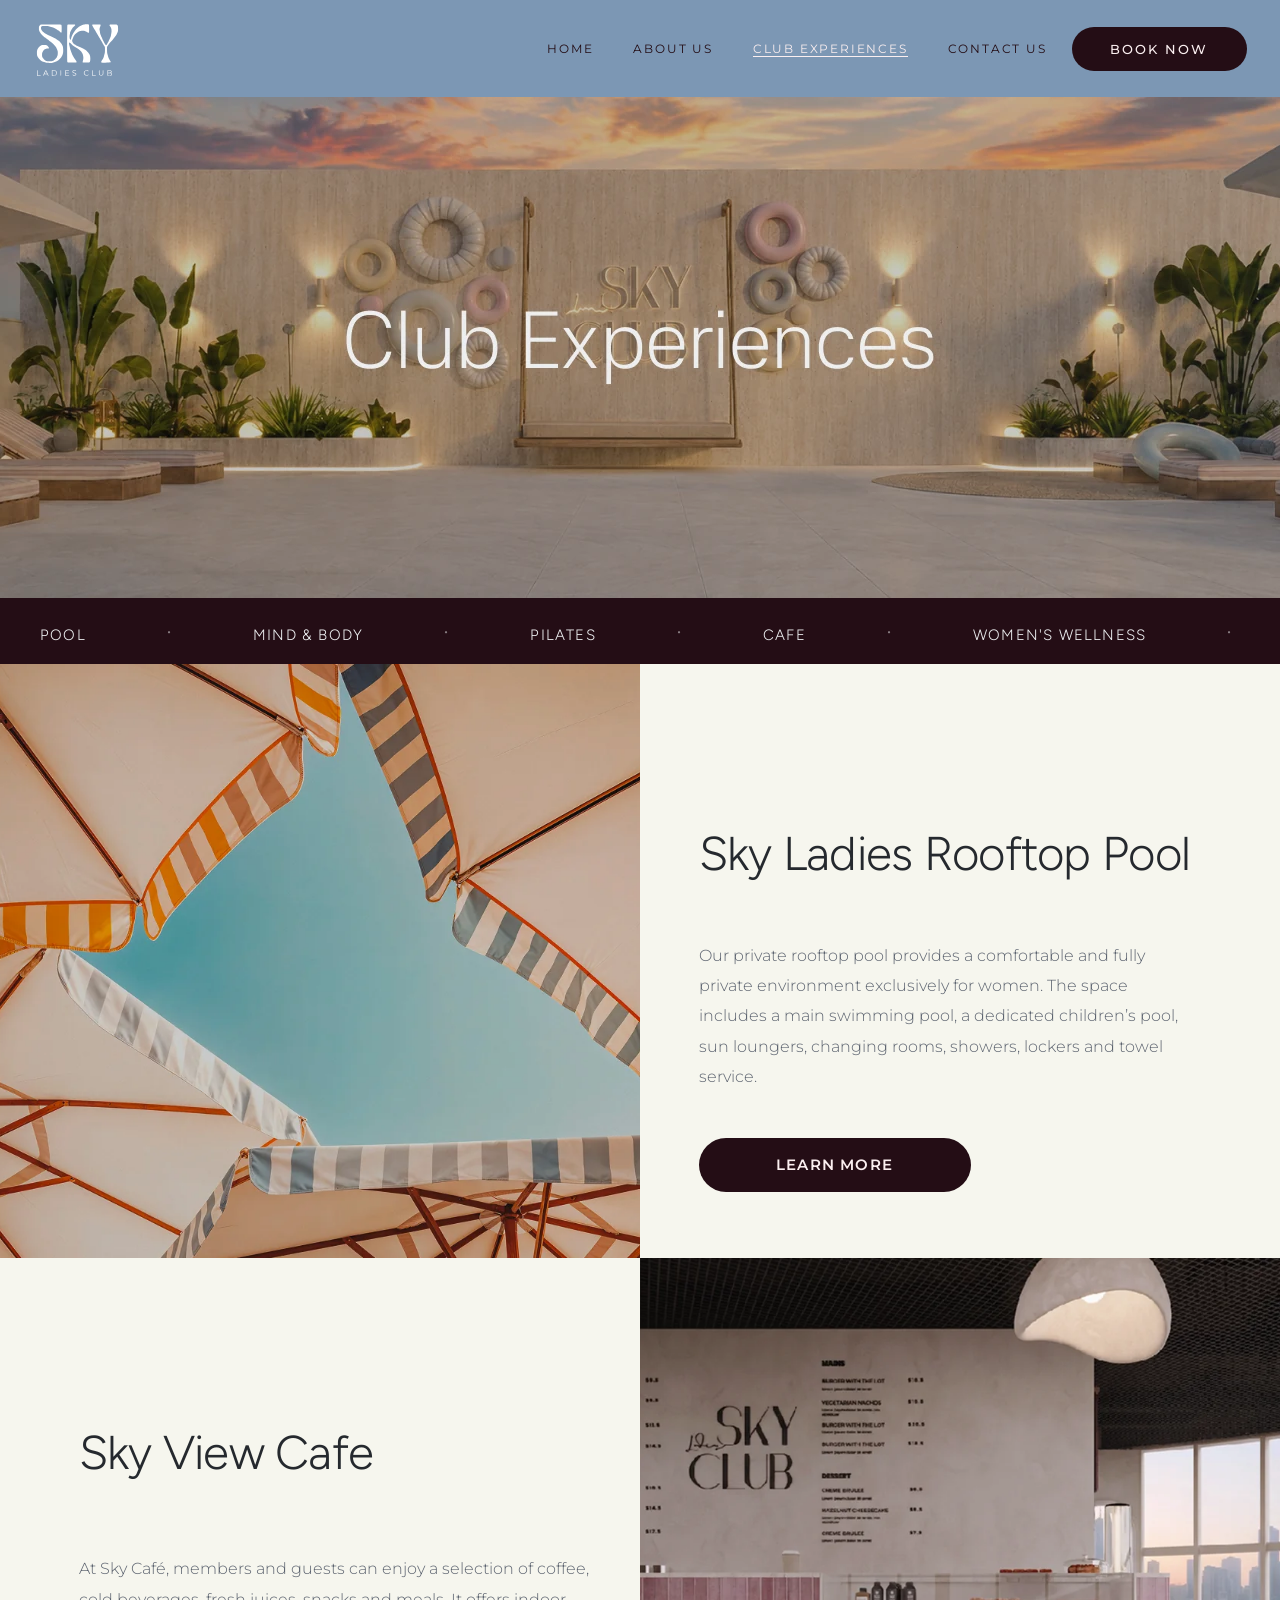
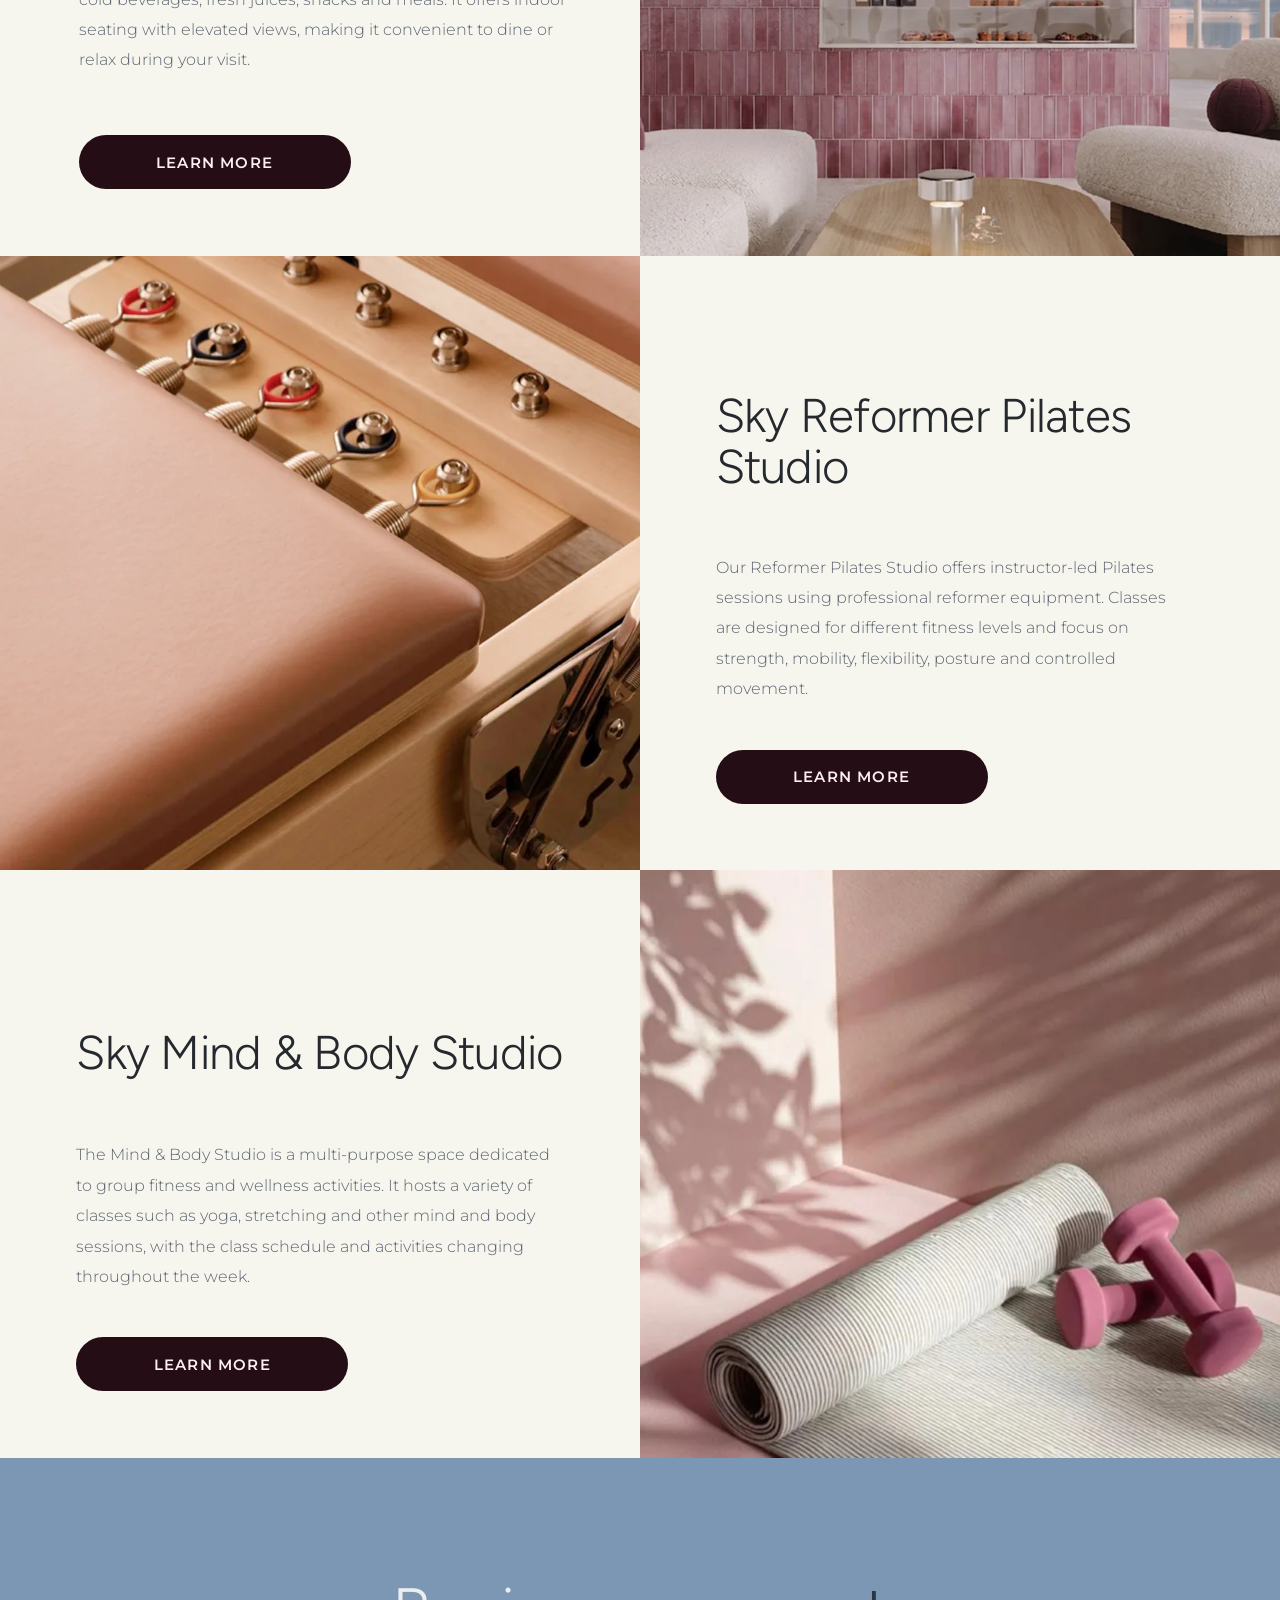
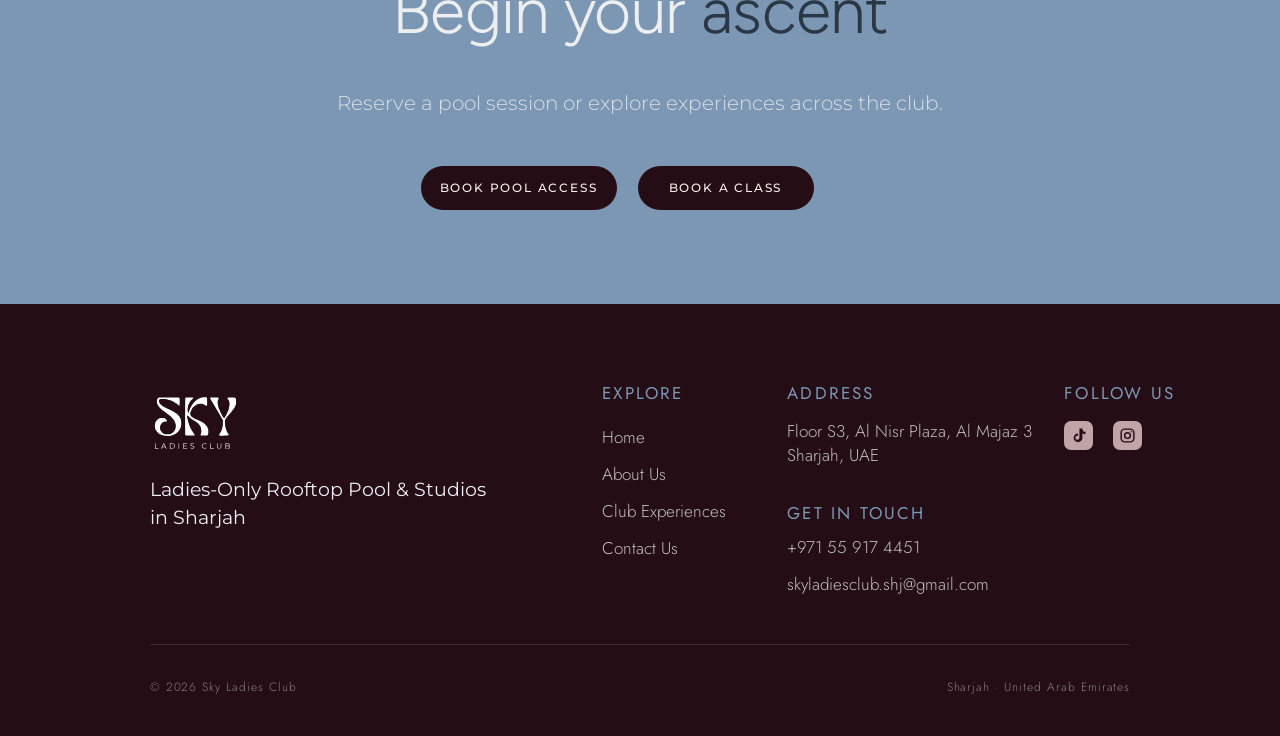
<file: experiences.html>
<!doctype html><html lang="en"><head><meta charset="utf-8"><meta name="viewport" content="width=device-width,initial-scale=1"><link rel="preconnect" href="https://fonts.googleapis.com"><link rel="preconnect" href="https://fonts.gstatic.com" crossorigin><link href="https://fonts.googleapis.com/css2?family=Cormorant+Garamond:ital,wght@0,300;0,400;0,500;1,400&family=Figtree:wght@300;400&family=Jost:wght@300;400&family=Montserrat:wght@300;400;500&display=swap" rel="stylesheet"><link rel="stylesheet" href="styles.css"><!-- seo-start --><title>Club Experiences | Rooftop Pool, Café, Pilates &amp; Yoga in Sharjah</title><meta name="description" content="Explore the Sky Ladies Club experiences: a private rooftop swimming pool, Sky View Café, Reformer Pilates Studio and Mind &amp; Body Studio, designed for women."><link rel="canonical" href="https://www.skyladiesclub.com/experiences"><meta name="robots" content="index,follow,max-image-preview:large"><meta name="theme-color" content="#7c97b4"><link rel="icon" href="/favicon.ico" sizes="any"><link rel="icon" type="image/png" href="/favicon-192.png" sizes="192x192"><link rel="apple-touch-icon" href="/apple-touch-icon.png"><meta property="og:type" content="website"><meta property="og:site_name" content="Sky Ladies Club"><meta property="og:locale" content="en_AE"><meta property="og:title" content="Club Experiences | Rooftop Pool, Café, Pilates &amp; Yoga in Sharjah"><meta property="og:description" content="Explore the Sky Ladies Club experiences: a private rooftop swimming pool, Sky View Café, Reformer Pilates Studio and Mind &amp; Body Studio, designed for women."><meta property="og:url" content="https://www.skyladiesclub.com/experiences"><meta property="og:image" content="https://www.skyladiesclub.com/images/og-image.jpg"><meta property="og:image:width" content="1200"><meta property="og:image:height" content="630"><meta property="og:image:alt" content="Sky Ladies Club: ladies-only rooftop pool and studios in Sharjah"><meta name="twitter:card" content="summary_large_image"><meta name="twitter:title" content="Club Experiences | Rooftop Pool, Café, Pilates &amp; Yoga in Sharjah"><meta name="twitter:description" content="Explore the Sky Ladies Club experiences: a private rooftop swimming pool, Sky View Café, Reformer Pilates Studio and Mind &amp; Body Studio, designed for women."><meta name="twitter:image" content="https://www.skyladiesclub.com/images/og-image.jpg"><!-- seo-end --></head><body data-page="experiences.html">
<div class="hero sm fac bg baked" style="--img:url(images/experiences-hero.webp)"><h1 class="vh">Club Experiences</h1></div>
<div class="tick" aria-hidden="true"><div><span>Pool</span><span>Mind &amp; Body</span><span>Pilates</span><span>Cafe</span><span>Women&#39;s Wellness</span>
<span>Pool</span><span>Mind &amp; Body</span><span>Pilates</span><span>Cafe</span><span>Women&#39;s Wellness</span>
<span>Pool</span><span>Mind &amp; Body</span><span>Pilates</span><span>Cafe</span><span>Women&#39;s Wellness</span>
<span>Pool</span><span>Mind &amp; Body</span><span>Pilates</span><span>Cafe</span><span>Women&#39;s Wellness</span></div></div>
<section id="pool" class="fsec pos flip" style="--h:64;--pf:20;--pw:656px;--pl:79px;--pt:221px;--hmb:82px;--bmt:61px"><div class="ft "><h2>Sky Ladies Rooftop Pool</h2><p>Our private rooftop pool provides a comfortable and fully private environment exclusively for women. The space includes a main swimming pool, a dedicated children’s pool, sun loungers, changing rooms, showers, lockers and towel service.</p><div class="btns"><a class="btn lg" href="pool.html">Learn more</a></div></div><div class="fp bg" style="--ar:864/783.5;--ard:0.9068;--img:none"><img src="images/pool.webp" alt="Striped parasols above the Sky Ladies rooftop swimming pool in Sharjah" width="863" height="783" loading="lazy" decoding="async"></div></section>
<section id="cafe" class="fsec pos" style="--h:64;--pf:20;--pw:690px;--pl:106px;--pt:228px;--hmb:101px;--bmt:80px"><div class="ft l110"><h2>Sky View Cafe</h2><p>At Sky Café, members and guests can enjoy a selection of coffee, cold beverages, fresh juices, snacks and meals. It offers indoor seating with elevated views, making it convenient to dine or relax during your visit.</p><div class="btns"><a class="btn lg" href="cafe.html">Learn more</a></div></div><div class="fp bg" style="--ar:864/783.5;--ard:0.9068;--img:none"><img src="images/cafe.webp" alt="Sky Café counter with pastries and panoramic city views in Sharjah" width="858" height="782" loading="lazy" decoding="async"></div></section>
<section id="pilates" class="fsec pos flip" style="--h:64;--pf:20;--pw:640px;--pl:102px;--hws:normal;--hw:620px;--hlh:68px;--pt:183px;--hmb:82px;--bmt:61px"><div class="ft "><h2>Sky Reformer Pilates Studio</h2><p>Our Reformer Pilates Studio offers instructor-led Pilates sessions using professional reformer equipment. Classes are designed for different fitness levels and focus on strength, mobility, flexibility, posture and controlled movement.</p><div class="btns"><a class="btn lg" href="pilates.html">Learn more</a></div></div><div class="fp bg" style="--ar:864/783.5;--ard:0.9068;--img:none"><img src="images/pilates.webp" alt="Reformer Pilates equipment at the Sky Ladies Club Pilates studio in Sharjah" width="863" height="783" loading="lazy" decoding="async"></div></section>
<section id="mind-body" class="fsec pos" style="--h:64;--pf:20;--pw:640px;--pl:103px;--pt:211px;--hmb:83px;--bmt:61px"><div class="ft l100"><h2>Sky Mind &amp; Body Studio</h2><p>The Mind &amp; Body Studio is a multi-purpose space dedicated to group fitness and wellness activities. It hosts a variety of classes such as yoga, stretching and other mind and body sessions, with the class schedule and activities changing throughout the week.</p><div class="btns"><a class="btn lg" href="mind-body.html">Learn more</a></div></div><div class="fp bg" style="--ar:864/783.5;--ard:0.9068;--img:none"><img src="images/mind-body.webp" alt="Yoga mat and pink weights in the Mind & Body Studio at Sky Ladies Club" width="858" height="783" loading="lazy" decoding="async"></div></section>
<script src="site.js"></script></body></html>
</file>
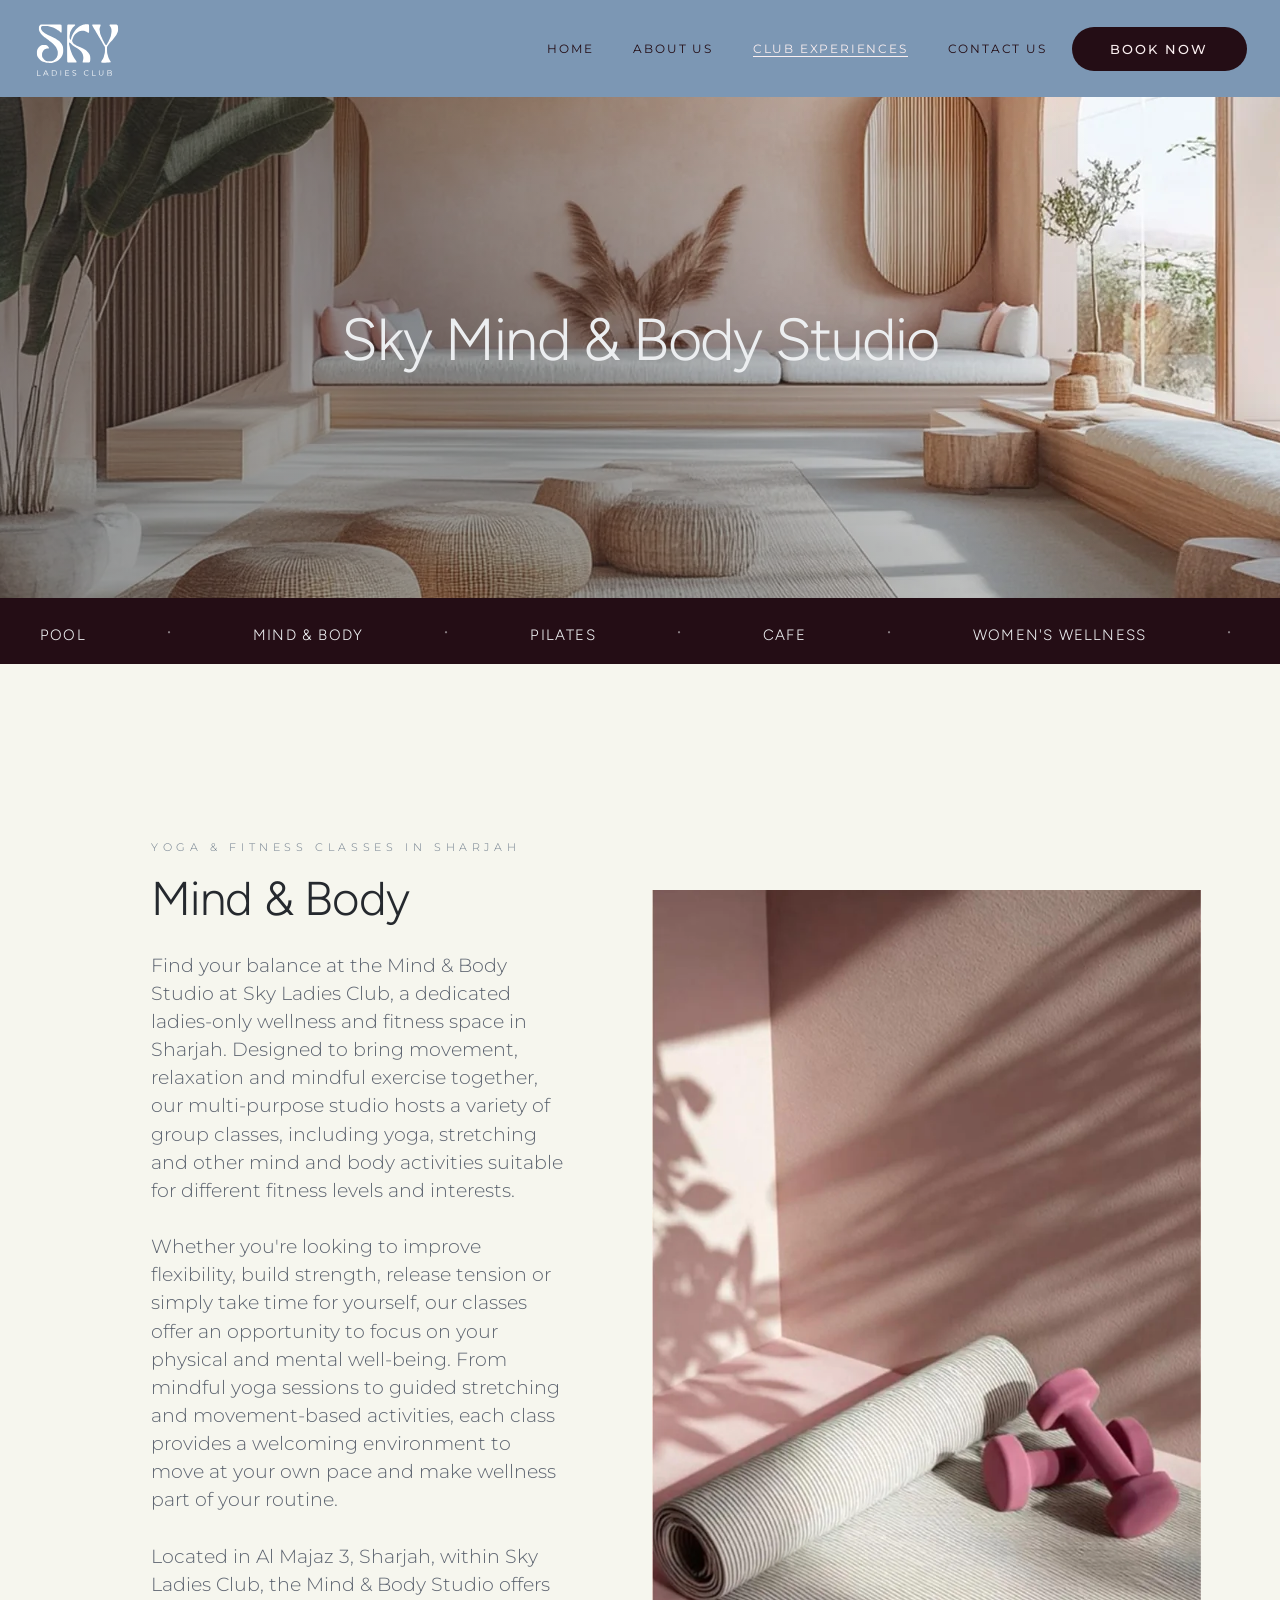
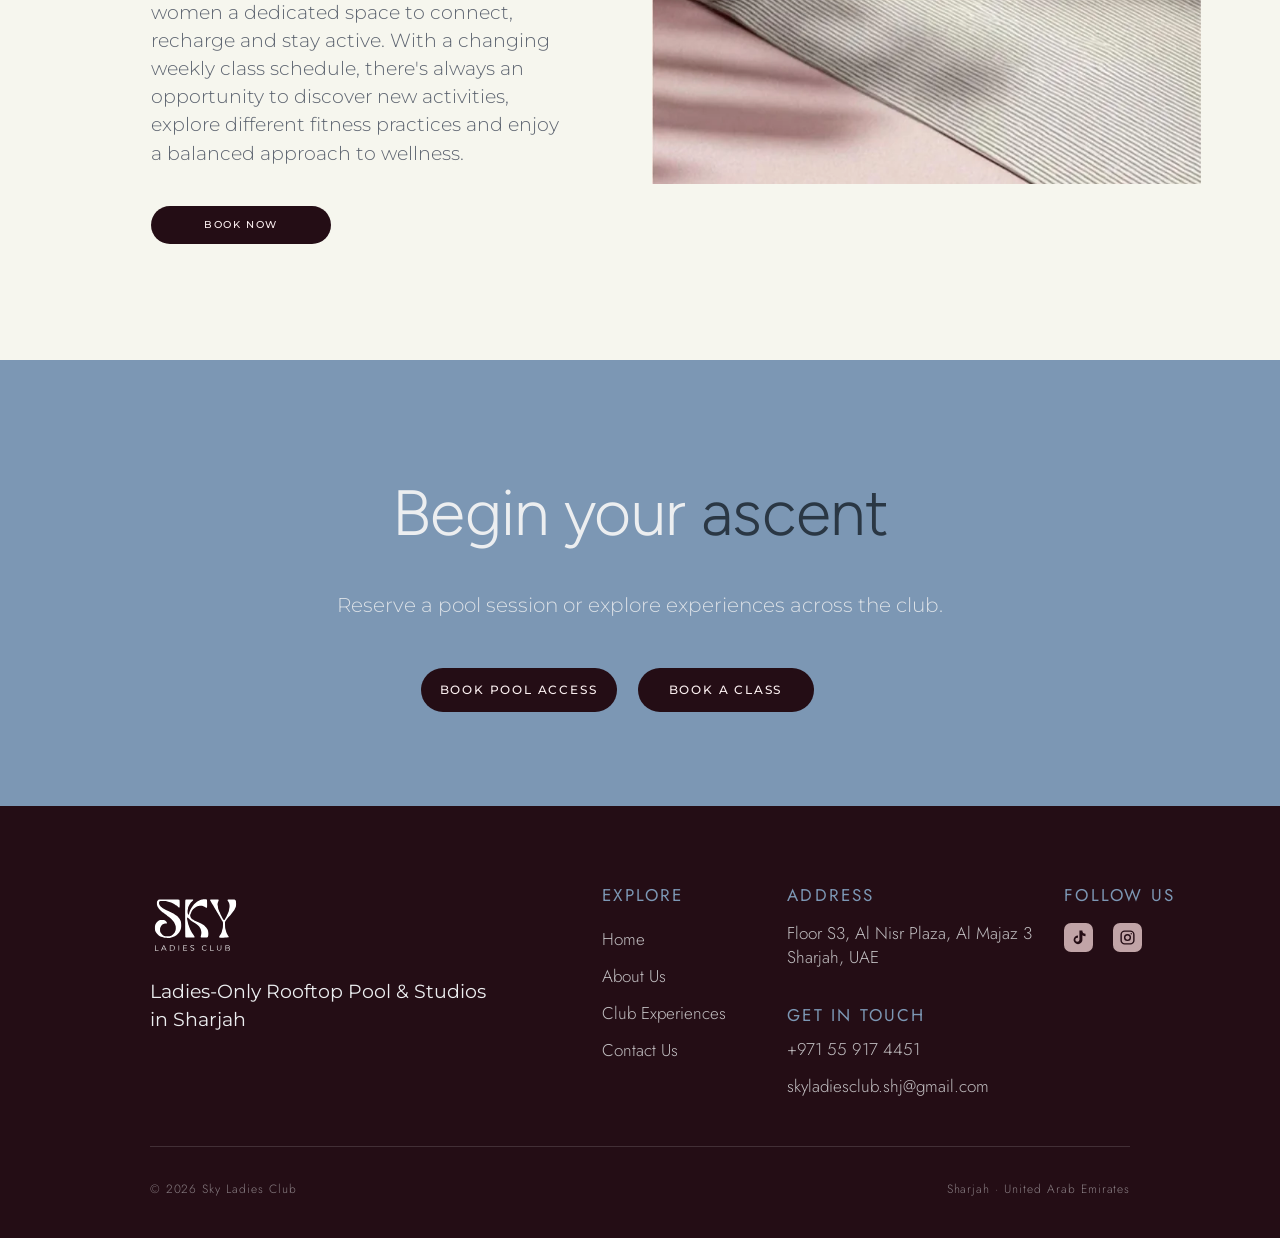
<file: mind-body.html>
<!doctype html><html lang="en"><head><meta charset="utf-8"><meta name="viewport" content="width=device-width,initial-scale=1"><link rel="preconnect" href="https://fonts.googleapis.com"><link rel="preconnect" href="https://fonts.gstatic.com" crossorigin><link href="https://fonts.googleapis.com/css2?family=Cormorant+Garamond:ital,wght@0,300;0,400;0,500;1,400&family=Figtree:wght@300;400&family=Jost:wght@300;400&family=Montserrat:wght@300;400;500&display=swap" rel="stylesheet"><link rel="stylesheet" href="styles.css"><!-- seo-start --><title>Yoga &amp; Fitness Classes in Sharjah | Mind &amp; Body Studio</title><meta name="description" content="Yoga, stretching and group fitness classes for women at the Mind &amp; Body Studio at Sky Ladies Club in Al Majaz 3, Sharjah."><link rel="canonical" href="https://www.skyladiesclub.com/mind-body"><meta name="robots" content="index,follow,max-image-preview:large"><meta name="theme-color" content="#7c97b4"><link rel="icon" href="/favicon.ico" sizes="any"><link rel="icon" type="image/png" href="/favicon-192.png" sizes="192x192"><link rel="apple-touch-icon" href="/apple-touch-icon.png"><meta property="og:type" content="website"><meta property="og:site_name" content="Sky Ladies Club"><meta property="og:locale" content="en_AE"><meta property="og:title" content="Yoga &amp; Fitness Classes in Sharjah | Mind &amp; Body Studio"><meta property="og:description" content="Yoga, stretching and group fitness classes for women at the Mind &amp; Body Studio at Sky Ladies Club in Al Majaz 3, Sharjah."><meta property="og:url" content="https://www.skyladiesclub.com/mind-body"><meta property="og:image" content="https://www.skyladiesclub.com/images/og-image.jpg"><meta property="og:image:width" content="1200"><meta property="og:image:height" content="630"><meta property="og:image:alt" content="Sky Ladies Club: ladies-only rooftop pool and studios in Sharjah"><meta name="twitter:card" content="summary_large_image"><meta name="twitter:title" content="Yoga &amp; Fitness Classes in Sharjah | Mind &amp; Body Studio"><meta name="twitter:description" content="Yoga, stretching and group fitness classes for women at the Mind &amp; Body Studio at Sky Ladies Club in Al Majaz 3, Sharjah."><meta name="twitter:image" content="https://www.skyladiesclub.com/images/og-image.jpg"><!-- seo-end --></head><body data-page="experiences.html">
<div class="hero sm fac bg" style="background-image:url(images/mind-body-hero.webp),var(--grad);background-size:cover;background-position:center;background-repeat:no-repeat"><h1>Sky Mind &amp; Body Studio</h1></div>
<div class="tick" aria-hidden="true"><div><span>Pool</span><span>Mind &amp; Body</span><span>Pilates</span><span>Cafe</span><span>Women&#39;s Wellness</span>
<span>Pool</span><span>Mind &amp; Body</span><span>Pilates</span><span>Cafe</span><span>Women&#39;s Wellness</span>
<span>Pool</span><span>Mind &amp; Body</span><span>Pilates</span><span>Cafe</span><span>Women&#39;s Wellness</span>
<span>Pool</span><span>Mind &amp; Body</span><span>Pilates</span><span>Cafe</span><span>Women&#39;s Wellness</span></div></div>
<section class="detail" style="--sh:1750;--tx:204;--tw:564;--tt:239;--emb:25;--hmb:36;--pgm:38;--bmt:51;--els:0.415em;--hfs:64.0"><div class="din"><div class="dt"><div class="eyebrow">YOGA &amp; FITNESS CLASSES IN SHARJAH</div><h2>Mind &amp; Body</h2><p>Find your balance at the Mind &amp; Body Studio at Sky Ladies Club, a dedicated ladies-only wellness and fitness space in Sharjah. Designed to bring movement, relaxation and mindful exercise together, our multi-purpose studio hosts a variety of group classes, including yoga, stretching and other mind and body activities suitable for different fitness levels and interests.</p><p>Whether you're looking to improve flexibility, build strength, release tension or simply take time for yourself, our classes offer an opportunity to focus on your physical and mental well-being. From mindful yoga sessions to guided stretching and movement-based activities, each class provides a welcoming environment to move at your own pace and make wellness part of your routine.</p><p>Located in Al Majaz 3, Sharjah, within Sky Ladies Club, the Mind &amp; Body Studio offers women a dedicated space to connect, recharge and stay active. With a changing weekly class schedule, there's always an opportunity to discover new activities, explore different fitness practices and enjoy a balanced approach to wellness.</p><div class="btns"><a class="btn dbtn" href="https://wa.me/971559174451">Book now</a></div></div><div class="dph" style="--l:880;--t:305;--w:742;--h:1207"><img src="images/studio-photo.webp" alt="Yoga mat and pink dumbbells in the Mind & Body Studio in Sharjah" width="742" height="1207" loading="lazy" decoding="async"></div></div></section>
<script src="site.js"></script></body></html>
</file>
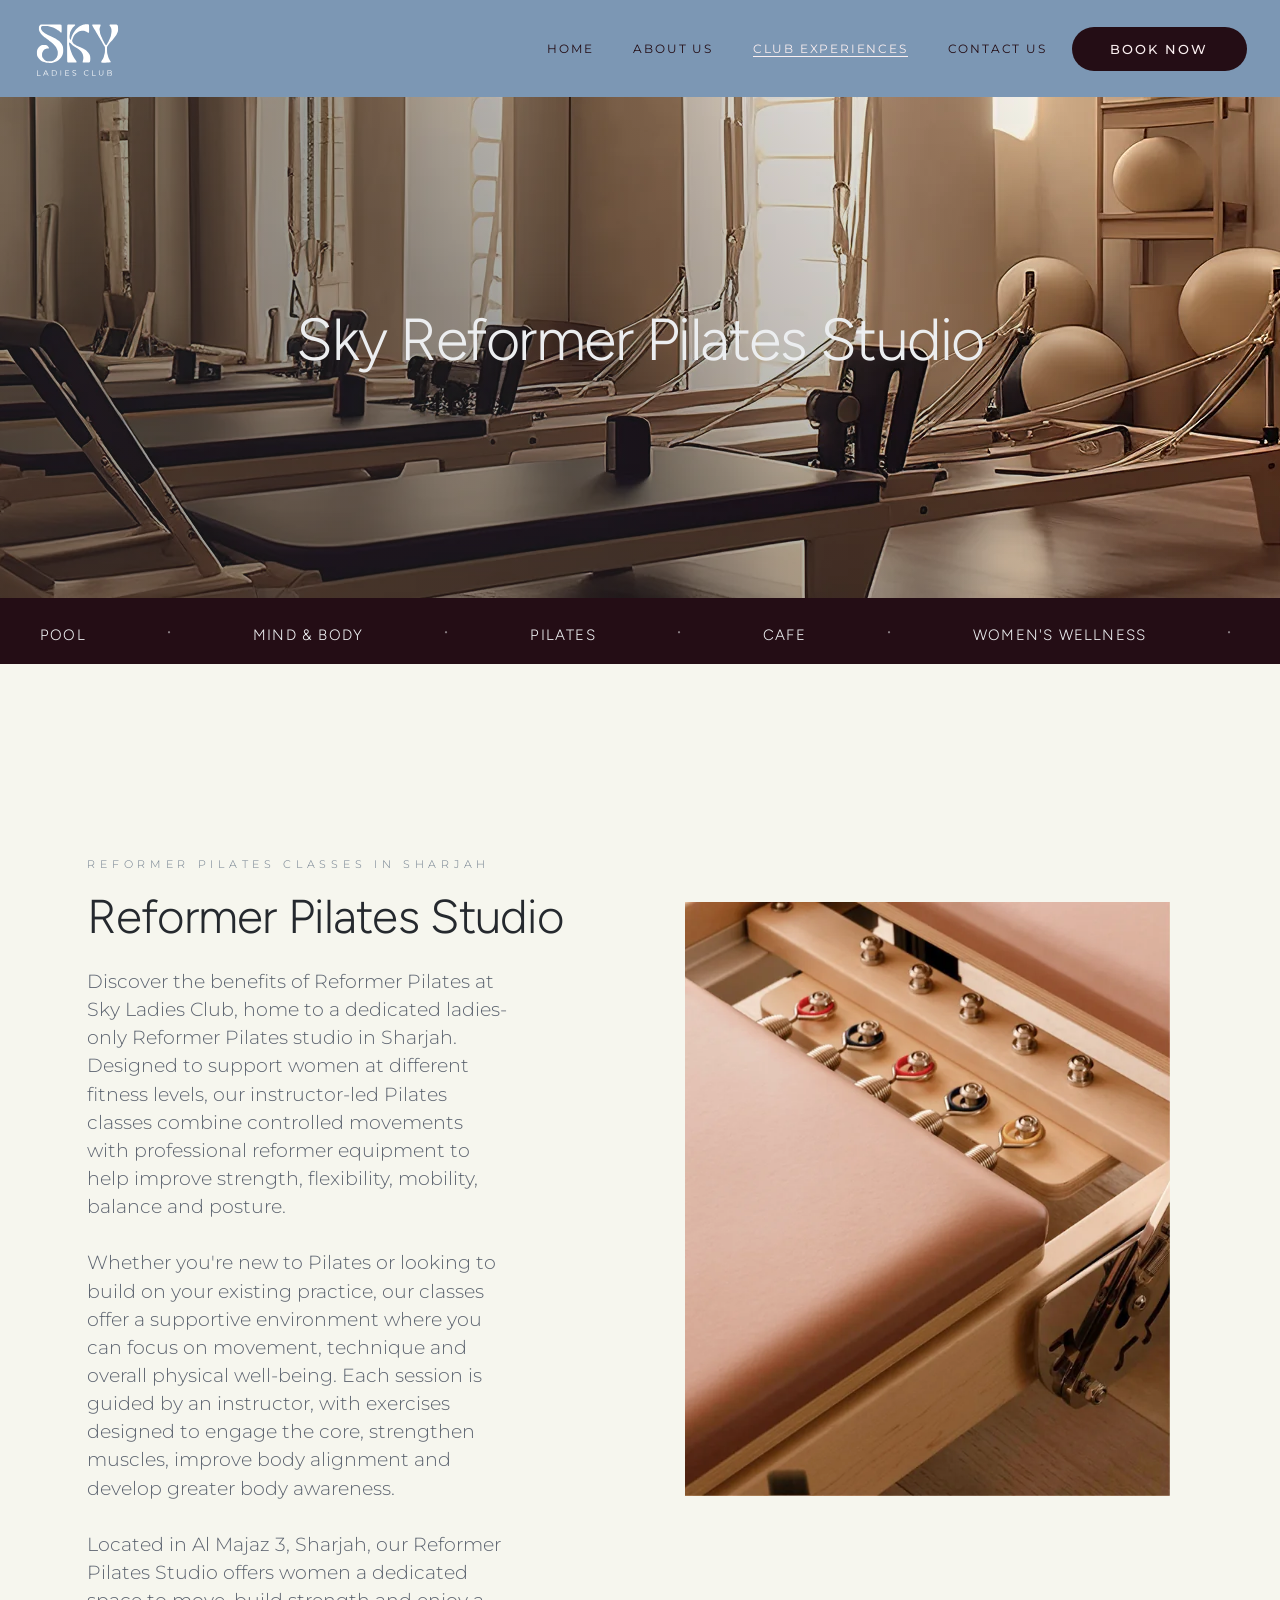
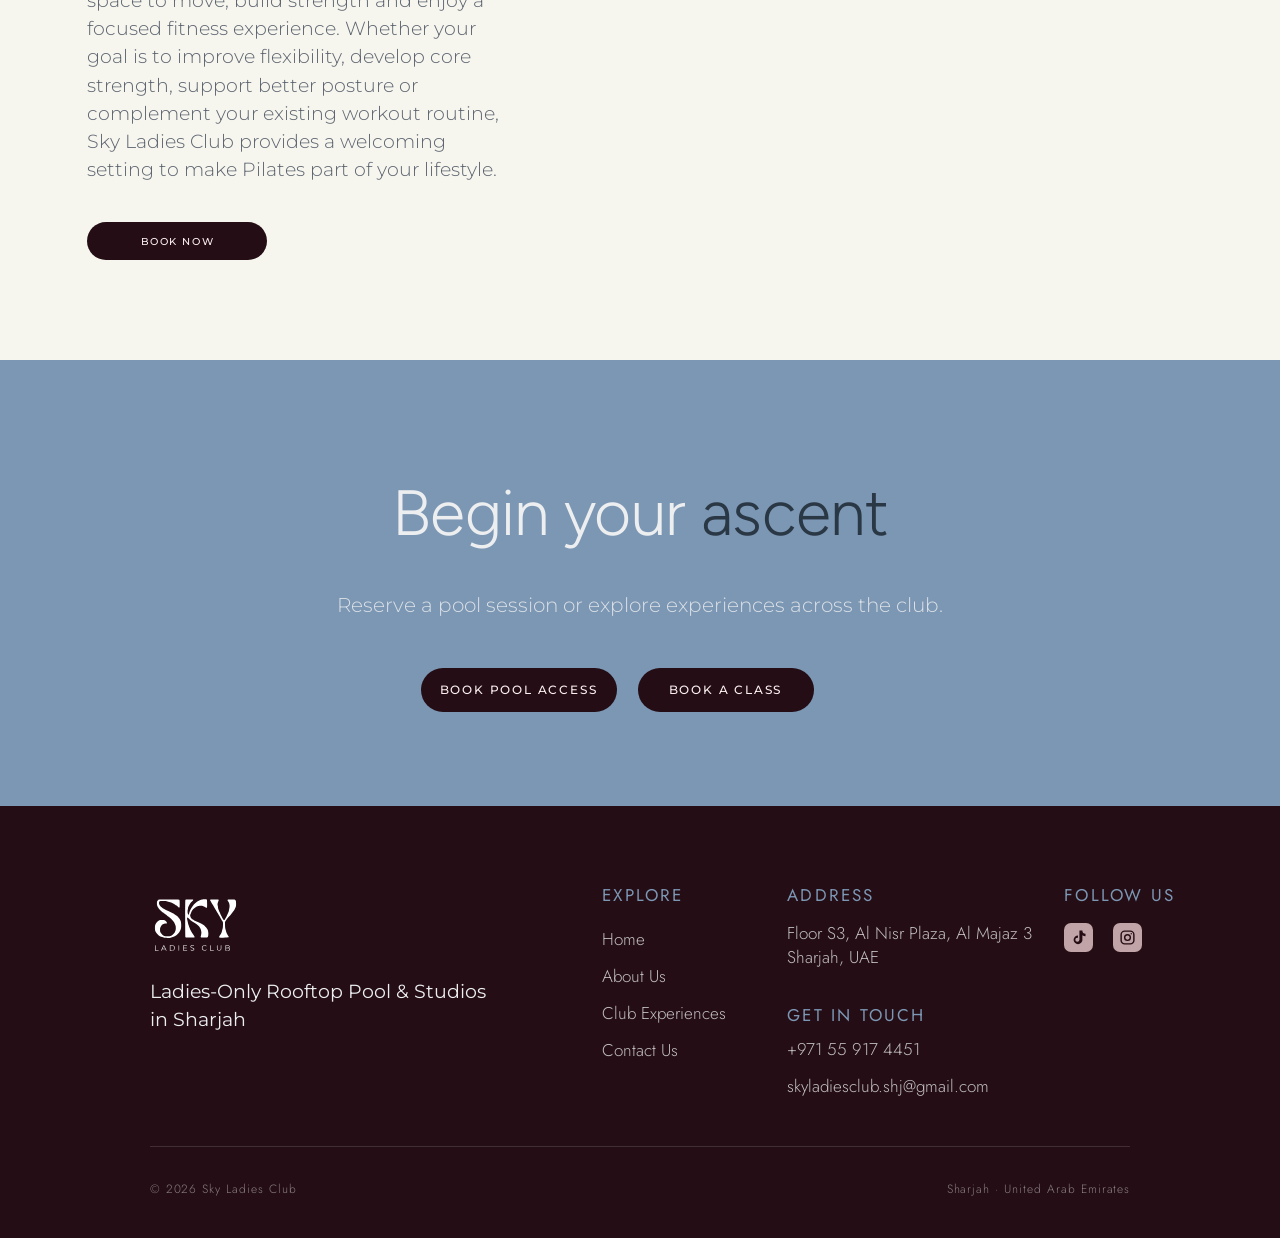
<file: pilates.html>
<!doctype html><html lang="en"><head><meta charset="utf-8"><meta name="viewport" content="width=device-width,initial-scale=1"><link rel="preconnect" href="https://fonts.googleapis.com"><link rel="preconnect" href="https://fonts.gstatic.com" crossorigin><link href="https://fonts.googleapis.com/css2?family=Cormorant+Garamond:ital,wght@0,300;0,400;0,500;1,400&family=Figtree:wght@300;400&family=Jost:wght@300;400&family=Montserrat:wght@300;400;500&display=swap" rel="stylesheet"><link rel="stylesheet" href="styles.css"><!-- seo-start --><title>Reformer Pilates Classes in Sharjah | Ladies-Only Studio</title><meta name="description" content="Join instructor-led Reformer Pilates classes at Sky Ladies Club, a dedicated ladies-only studio in Al Majaz 3, Sharjah, for all fitness levels."><link rel="canonical" href="https://www.skyladiesclub.com/pilates"><meta name="robots" content="index,follow,max-image-preview:large"><meta name="theme-color" content="#7c97b4"><link rel="icon" href="/favicon.ico" sizes="any"><link rel="icon" type="image/png" href="/favicon-192.png" sizes="192x192"><link rel="apple-touch-icon" href="/apple-touch-icon.png"><meta property="og:type" content="website"><meta property="og:site_name" content="Sky Ladies Club"><meta property="og:locale" content="en_AE"><meta property="og:title" content="Reformer Pilates Classes in Sharjah | Ladies-Only Studio"><meta property="og:description" content="Join instructor-led Reformer Pilates classes at Sky Ladies Club, a dedicated ladies-only studio in Al Majaz 3, Sharjah, for all fitness levels."><meta property="og:url" content="https://www.skyladiesclub.com/pilates"><meta property="og:image" content="https://www.skyladiesclub.com/images/og-image.jpg"><meta property="og:image:width" content="1200"><meta property="og:image:height" content="630"><meta property="og:image:alt" content="Sky Ladies Club: ladies-only rooftop pool and studios in Sharjah"><meta name="twitter:card" content="summary_large_image"><meta name="twitter:title" content="Reformer Pilates Classes in Sharjah | Ladies-Only Studio"><meta name="twitter:description" content="Join instructor-led Reformer Pilates classes at Sky Ladies Club, a dedicated ladies-only studio in Al Majaz 3, Sharjah, for all fitness levels."><meta name="twitter:image" content="https://www.skyladiesclub.com/images/og-image.jpg"><!-- seo-end --></head><body data-page="experiences.html">
<div class="hero sm fac bg" style="background-image:url(images/pilates-hero.webp),var(--grad);background-size:cover;background-position:center;background-repeat:no-repeat"><h1>Sky Reformer Pilates Studio</h1></div>
<div class="tick" aria-hidden="true"><div><span>Pool</span><span>Mind &amp; Body</span><span>Pilates</span><span>Cafe</span><span>Women&#39;s Wellness</span>
<span>Pool</span><span>Mind &amp; Body</span><span>Pilates</span><span>Cafe</span><span>Women&#39;s Wellness</span>
<span>Pool</span><span>Mind &amp; Body</span><span>Pilates</span><span>Cafe</span><span>Women&#39;s Wellness</span>
<span>Pool</span><span>Mind &amp; Body</span><span>Pilates</span><span>Cafe</span><span>Women&#39;s Wellness</span></div></div>
<section class="detail" style="--sh:1750;--tx:118;--tw:567;--tt:262;--emb:26;--hmb:34;--pgm:38;--bmt:51;--els:0.423em;--hfs:64.1"><div class="din"><div class="dt"><div class="eyebrow">REFORMER PILATES CLASSES IN SHARJAH</div><h2>Reformer Pilates Studio</h2><p>Discover the benefits of Reformer Pilates at Sky Ladies Club, home to a dedicated ladies-only Reformer Pilates studio in Sharjah. Designed to support women at different fitness levels, our instructor-led Pilates classes combine controlled movements with professional reformer equipment to help improve strength, flexibility, mobility, balance and posture.</p><p>Whether you're new to Pilates or looking to build on your existing practice, our classes offer a supportive environment where you can focus on movement, technique and overall physical well-being. Each session is guided by an instructor, with exercises designed to engage the core, strengthen muscles, improve body alignment and develop greater body awareness.</p><p>Located in Al Majaz 3, Sharjah, our Reformer Pilates Studio offers women a dedicated space to move, build strength and enjoy a focused fitness experience. Whether your goal is to improve flexibility, develop core strength, support better posture or complement your existing workout routine, Sky Ladies Club provides a welcoming setting to make Pilates part of your lifestyle.</p><div class="btns"><a class="btn dbtn" href="https://wa.me/971559174451">Book now</a></div></div><div class="dph" style="--l:925;--t:321;--w:655;--h:802"><img src="images/pilates-photo.webp" alt="Reformer Pilates machine at the ladies-only studio at Sky Ladies Club" width="655" height="802" loading="lazy" decoding="async"></div></div></section>
<script src="site.js"></script></body></html>
</file>
<file: styles.css>
:root{--cream:#f6f6ee;--wine:#240d15;--rose:#c1a4a7;--blush:#dfc3c8;--blue:#7c97b4;--navy:#2a3744;--ink:#25292e;--gray:#5d6470;--mist:#eceef0;
--grad:linear-gradient(166deg,#b8c6d4,#2a3744);--head:'Figtree','Resolve Sans',sans-serif;--serif:'Cormorant Garamond',serif;--body:'Montserrat',sans-serif}
*{box-sizing:border-box;margin:0}html{scroll-behavior:smooth}
body{background:var(--cream);color:var(--ink);font:300 18px/1.9 var(--body)}
a{color:inherit;text-decoration:none}:focus-visible{outline:2px solid var(--blue);outline-offset:3px}
.wrap{max-width:1320px;margin:auto;padding:0 clamp(20px,5vw,60px)}
h1,h2,h3{font-family:var(--head);font-weight:300;letter-spacing:-.01em;line-height:1.1}
h2{font-size:clamp(34px,4.5vw,54px);margin-bottom:28px}h2 b{font-weight:300;color:#6f7d8c}
.btn{display:inline-block;background:var(--wine);color:#fbeff0;border-radius:100px;padding:15px 28px;font:500 12px var(--body);letter-spacing:.15em;text-transform:uppercase;border:0;cursor:pointer;transition:background .2s}
.btn:hover{background:#3b1824}.btns{display:flex;gap:16px;flex-wrap:wrap}
.bg{background:var(--img,none) center/cover,var(--grad)}
/* header */
header{position:absolute;inset:0 0 auto;z-index:5;height:97px;display:flex;align-items:center;justify-content:space-between;gap:20px;padding:0 clamp(20px,3vw,48px);backdrop-filter:blur(7px);border-bottom:1px solid rgba(37,41,46,.13)}
.logo{font:500 25px var(--serif);letter-spacing:.17em;text-transform:uppercase;color:var(--blush)}.logo i{color:#ecf3fa;font-weight:400}
nav{display:flex;gap:34px;font:400 12px var(--body);letter-spacing:.15em;text-transform:uppercase;color:var(--wine)}
nav a[aria-current]{color:#fbeff0;border-bottom:1px solid currentColor}.hbtns{display:flex;gap:14px}.hbtns .btn{padding:14px 22px}
.menu{display:none;background:none;border:1px solid var(--wine);border-radius:100px;padding:8px 16px;font:400 12px var(--body);letter-spacing:.15em;text-transform:uppercase;color:var(--wine)}
/* hero */
.hero{position:relative;min-height:min(100vh,1056px);display:grid;place-content:center;text-align:center;color:var(--mist);padding:140px 20px 80px}
.hero.sm{min-height:598px}.hero::before{content:"";position:absolute;inset:0;background:linear-gradient(54deg,rgba(37,41,46,.45) 38%,transparent 83%)}
.hero>*{position:relative}.hero h1{font-size:clamp(52px,9vw,128px)}.hero h1 span{color:var(--blush)}
.hero p{font:400 clamp(16px,2vw,24px) var(--body);letter-spacing:.03em;margin-top:18px}
/* ticker */
.tick{background:var(--wine);color:var(--mist);overflow:hidden;white-space:nowrap;height:66px;display:flex;align-items:center}
.tick div{display:flex;animation:slide 40s linear infinite}.tick span{font:300 15px var(--head);letter-spacing:.08em;text-transform:uppercase;padding:0 40px}.tick span::after{content:"·";margin-left:80px;opacity:.5;font-size:24px}
@keyframes slide{to{transform:translateX(-50%)}}@media(prefers-reduced-motion:reduce){.tick div{animation:none}}
/* sections */
section{padding:clamp(60px,9vw,130px) 0}.split{display:grid;grid-template-columns:1fr 1fr;gap:clamp(30px,6vw,90px);align-items:center}
.split p+p{margin-top:18px}.split .btns{margin-top:36px}.photo{aspect-ratio:863/1031;border-radius:4px;max-height:760px;width:100%}
.split.flip .photo{order:-1}
.feat{background:var(--rose);padding:44px 0}.feat .wrap{display:flex;justify-content:space-between;gap:30px;flex-wrap:wrap}
.feat div{display:flex;align-items:center;gap:20px;font:500 25px var(--body);color:#000}.feat svg{width:56px;height:56px;stroke:var(--wine);fill:none;stroke-width:1.5}
.grid{display:grid;grid-template-columns:1fr 1fr;gap:6px}
.tile{position:relative;aspect-ratio:863/783;display:grid;place-content:center;text-align:center;gap:26px;color:var(--mist);padding:20px;overflow:hidden}
.tile::before{content:"";position:absolute;inset:0;background:linear-gradient(rgba(105,137,170,.14),rgba(11,23,34,.72))}.tile>*{position:relative}
.tile h3{font-size:clamp(26px,3vw,38px)}.tile .btn{justify-self:center}
/* faq */
.faq{display:grid;gap:8px;margin-top:40px}details{background:rgba(124,151,180,.34);border-radius:2px}
summary{list-style:none;display:flex;justify-content:space-between;align-items:center;padding:14px 20px;font:400 20px var(--body);cursor:pointer;min-height:52px}
summary::-webkit-details-marker{display:none}summary::after{content:"+";width:56px;height:36px;border-radius:25px;background:var(--wine);color:#fff;display:grid;place-items:center;flex:none;margin-left:16px}
details[open]{background:rgba(124,151,180,.14)}details[open] summary{background:rgba(124,151,180,.34)}details[open] summary::after{content:"–"}details p{padding:20px;color:#333;font-size:18px}
.eyebrow{font:300 16px var(--body);color:#333;letter-spacing:.1em;text-transform:uppercase}
/* insta */
.insta{padding-bottom:0}.insta .head{display:flex;justify-content:space-between;flex-wrap:wrap;gap:10px;font:300 17px var(--body);letter-spacing:.2em;text-transform:uppercase;color:var(--navy);margin-bottom:30px}
.row{display:grid;grid-template-columns:repeat(5,1fr);gap:1px}.row div{aspect-ratio:1}
.cta{background:var(--blue);text-align:center;color:var(--mist);padding:130px 20px}.cta h2{font-size:clamp(40px,6vw,64px);margin-bottom:12px}.cta h2 b{color:var(--navy)}.cta p{margin-bottom:44px;opacity:.85}.cta .btns{justify-content:center}
footer{background:var(--wine);color:rgba(236,238,240,.78);font:300 17px/1.8 'Jost',sans-serif;padding:80px 0 0}
footer .wrap{display:grid;grid-template-columns:2fr 1fr 1.3fr 1fr;gap:40px}footer h4{font:400 17px 'Jost',sans-serif;letter-spacing:.13em;text-transform:uppercase;color:var(--blue);margin-bottom:16px}
footer .brand{font:300 40px var(--serif);letter-spacing:.08em;color:var(--mist)}footer a{display:block}footer p+h4{margin-top:30px}
.legal{grid-column:1/-1;border-top:1px solid rgba(236,238,240,.15);margin-top:40px;padding:20px 0;display:flex;justify-content:space-between;font-size:12px;letter-spacing:.08em;color:rgba(236,238,240,.6)}
/* contact */
form{display:grid;grid-template-columns:1fr 1fr;gap:18px}form .full{grid-column:1/-1}
input,textarea,select{width:100%;font:300 16px var(--body);padding:12px 15px;border:1px solid rgba(37,41,46,.25);background:rgba(255,255,255,.5);border-radius:2px}
textarea{min-height:130px}form label{font-size:14px}form .btn{justify-self:end}
@media(max-width:960px){nav,.hbtns{display:none}.menu{display:block}header.open{height:auto;flex-wrap:wrap;padding:20px;background:rgba(246,246,238,.95)}header.open nav,header.open .hbtns{display:flex;flex-direction:column;width:100%;gap:14px}
.split,.grid,footer .wrap{grid-template-columns:1fr}.split.flip .photo{order:0}.row{grid-template-columns:repeat(2,1fr)}.feat div{font-size:20px}form{grid-template-columns:1fr}}

/* facility pages */
.gal{padding:0}.arrows{background:var(--rose);display:flex;justify-content:center;gap:28px;padding:18px 0}
.arrows button{background:none;border:0;font:300 28px var(--body);color:var(--wine);cursor:pointer;padding:0 10px}
.strip{display:grid;grid-auto-flow:column;grid-auto-columns:calc(100%/5);gap:2px;overflow-x:auto;scroll-snap-type:x mandatory;scrollbar-width:none}
.strip::-webkit-scrollbar{display:none}.strip div{aspect-ratio:365/434;scroll-snap-align:start}

.hero.fac h1{font-size:clamp(34px,4.63vw,80px);padding:0 10px}

/* contact (Figma) */
.cform{background:#7c97b4;border-radius:20px;padding:56px 48px 44px;display:grid;grid-template-columns:1fr 1fr;gap:22px 40px;align-content:start}
.cform input{background:none;border:0;border-bottom:1px solid rgba(37,41,46,.55);border-radius:0;padding:12px 6px;font:500 16px var(--body);color:#25292e}
.cform input::placeholder{color:#25292e;opacity:.85}.cform input:focus{outline:0;border-bottom-color:#25292e}
.dd{position:relative}.dd-btn{width:100%;display:flex;justify-content:space-between;align-items:center;background:none;border:0;border-bottom:1px solid rgba(37,41,46,.55);padding:22px 6px 14px;font:500 16px var(--body);color:#25292e;cursor:pointer;text-align:left}
.dd-btn i{font-style:normal;transition:transform .2s}.dd:not(.open) .dd-btn i{transform:rotate(180deg)}
.dd ul{list-style:none;margin:0;padding:0;display:none}.dd.open ul{display:block}
.dd li{padding:14px 6px;font:500 14px var(--body);color:#25292e;border-bottom:1px solid rgba(37,41,46,.18);cursor:pointer}.dd li:hover,.dd li.sel{background:rgba(255,255,255,.18)}
.cform .btn{grid-column:1/-1;justify-self:end;margin-top:14px}
.cdetails{margin-top:56px!important}.cdetails a{color:inherit}
@media(max-width:960px){.cform{grid-template-columns:1fr;padding:36px 24px}}

/* ===== Figma match pass ===== */
.btn{display:inline-flex;align-items:center;justify-content:center;height:44px;padding:0 28px}
.btn.lg{width:272px;max-width:100%;height:54px;padding:0;font:600 15px var(--body);letter-spacing:.08em}
.wrap.w{max-width:1319px;padding:0 20px}
.tick.big{height:90px}
.fsec{display:grid;grid-template-columns:1fr 1fr;align-items:center;padding:0}
.fsec .ft{padding:80px clamp(24px,5vw,90px)}
.fsec .ft.l118{padding-left:clamp(24px,6.83vw,118px)}.fsec .ft.l110{padding-left:clamp(24px,6.4vw,110px)}
.fsec .ft.l204{padding-left:clamp(24px,11.8vw,204px)}.fsec .ft.l202{padding-left:clamp(24px,11.7vw,202px)}.fsec .ft.l100{padding-left:clamp(24px,5.8vw,100px)}
.fsec .ft h2{font-size:clamp(34px,3.7vw,64px);margin:6px 0 46px}.fsec .ft p{font-size:20px;line-height:1.9;color:var(--gray);max-width:656px}
.fsec .ft p+p{margin-top:22px}.fsec .btns{margin-top:46px}
.fsec .fp{width:100%;aspect-ratio:var(--ar,864/781)}.fsec.flip .fp{order:-1}
.fsec.club .ft h2{font-size:clamp(34px,3.2vw,55px);margin-bottom:34px}
.eyebrow{font-size:16px}
.feat{height:171px;padding:0;display:flex;align-items:center}
.feat .wrap{max-width:none;width:100%;padding:0 6.83vw 0 11.69vw;display:grid;grid-template-columns:518fr 582fr 308fr;gap:0}
.feat div{gap:22px}.feat svg{width:62px;height:62px;stroke:none;fill:none;flex:none}
.exp{background:#fff;padding:152px 0 95px}.exp h2{font-size:clamp(34px,3.15vw,54.4px);margin-bottom:88px}
.grid{gap:1px}.tile{aspect-ratio:864/796}.tile h3{font-size:clamp(26px,2.22vw,38.4px)}.tile .btn{font-size:14px}
.faqs{padding:0 0 150px}.faq{gap:20px;margin-top:40px}
summary{padding:0 0 0 20px;min-height:52px}
summary::after{content:"";width:56px;height:52px;border-radius:25px;margin-left:16px;background:var(--wine) url("data:image/svg+xml,%3Csvg xmlns='http://www.w3.org/2000/svg' viewBox='0 0 20 20'%3E%3Cpath d='M4 7l6 6 6-6' fill='none' stroke='%23fff' stroke-width='2' stroke-linecap='round' stroke-linejoin='round'/%3E%3C/svg%3E") center/20px no-repeat}
details[open] summary::after{content:"";transform:rotate(180deg)}details[open] p{min-height:127px}
.more{text-align:center;margin-top:80px}.more .btn{width:182px;height:42px;font:500 14px var(--body);letter-spacing:0;text-transform:none}
.insta .head{font-size:20px;letter-spacing:.1em}
.cta{padding:96px 20px 82px}.cta h2{margin-bottom:56px}.cta p{margin-bottom:61px}
footer .soc{display:flex;gap:12px;margin-top:6px}footer .soc a{display:grid;place-items:center;width:30px;height:30px;border-radius:7px;background:#dfc3c8;color:var(--wine)}footer .soc svg{width:17px;height:17px}
.strip{grid-auto-columns:365px}.strip div{aspect-ratio:365/434}
@media(max-width:960px){.fsec{grid-template-columns:1fr}.fsec.flip .fp{order:0}.fsec .ft{padding:50px 24px!important}
.feat{height:auto;padding:36px 0}.feat .wrap{grid-template-columns:1fr;gap:22px;padding:0 24px}.strip{grid-auto-columns:70%}}

/* spacing fixes */
.insta{padding-top:11px}.insta .head{margin-bottom:13px}
.cta{padding-bottom:85px}
footer{padding-top:65px}
.arrows{height:100px;padding:0;align-items:center}
.faqs.top{padding-top:102px}
.contact{padding:135px 0 220px}
.contact .wrap.split{max-width:none;padding:0 3.6vw 0 11.8vw;grid-template-columns:minmax(0,567px) minmax(0,752px);justify-content:space-between;gap:40px}
.contact .cform{margin-top:100px;min-height:674px;padding-top:100px}
@media(max-width:960px){.contact .wrap.split{grid-template-columns:1fr;padding:0 24px}.contact .cform{margin-top:20px;min-height:0;padding-top:40px}.contact{padding:110px 0 60px}}

.feat img{width:67px;height:66px;flex:none;display:block}

/* gallery tiles: 4 full tiles + the narrower clipped 5th, as in Figma */
.strip{grid-template-columns:repeat(4,365px) 252px;grid-auto-columns:365px}
.strip div{height:434px;aspect-ratio:auto}
@media(max-width:960px){.strip{grid-template-columns:none;grid-auto-columns:70%}.strip div{height:auto;aspect-ratio:365/434}}

/* ===== Figma sync (Nov 10) ===== */
header{background:#7c97b4;backdrop-filter:none;border-bottom:0}
header.home{background:#c1a4a7}
header.sub nav{font-size:14px}header.sub .hbtns .btn{font-size:14px;padding:14px 26px}
@media(max-width:960px){header.open{background:#7c97b4}header.home.open{background:#c1a4a7}}
.fsec.g{background:var(--mist)}.fsec .ft.big p{font-size:25px;line-height:1.75}
.contact{background:var(--mist);padding-bottom:108px}
.contact .wrap.split p{font-size:25px;line-height:1.75}.contact .cdetails{font-size:25px}
.faq-home .wrap.w{max-width:1268px}.faq-about .wrap.w{max-width:1326px}
.nochev summary::after{display:none}
.faqs.hd{padding-bottom:61px}.faqs.nosoc{padding-bottom:152px}
.insta.only .head{margin-bottom:0}.insta.only{padding-bottom:62px}
.faqs.top{padding-top:132px}.faqs.nosoc{padding-bottom:168px}
.exp{background:var(--cream)}.fsec.club .ft p{max-width:560px}
/* nav links sit to the left, next to the logo (all pages) */
header nav{margin-left:auto;margin-right:clamp(24px,3.5vw,60px)}
@media(max-width:960px){header nav{margin:0}}
/* ===== Home page: exact values from the Figma export ===== */
header.home{background:#7c97b4;padding-right:clamp(20px,4.1vw,71px)}
header.home nav{gap:42px;margin-right:clamp(20px,1.7vw,29px)}
header.home .hbtns{gap:20px}
header.home .hbtns .btn{height:44px;padding:0;font-size:12px}
header.home .hbtns .btn:first-child{width:197px}header.home .hbtns .btn:last-child{width:177px}
@media(max-width:960px){header.home.open{background:#7c97b4}header.home .hbtns .btn{width:auto;padding:0 22px}header.home .hbtns .btn:first-child,header.home .hbtns .btn:last-child{width:auto}}
.faq-home .wrap.w{max-width:min(1317px,calc(100% - 40px));padding:0;margin-left:max(20px,calc((100vw - 1317px)/2 + 25px));margin-right:0}
footer .wrap>div:first-child p{max-width:380px}
header.home nav{margin-right:clamp(0px,.5vw,9px)}
/* ===== footer: exact positions from the Figma export ===== */
@media(min-width:961px){
footer .wrap{max-width:none;padding:0 0 0 11.69vw;grid-template-columns:35.36vw 14.45vw 21.65vw 1fr;gap:0}
footer .legal{margin-right:11.69vw}
}
footer a{line-height:37px}footer p{line-height:24px}footer .brand{line-height:1.3}
footer .wrap>div:first-child p{max-width:340px;font-size:18px}
footer .soc a{background:#c1a4a7}

/* ===== footer v2 (measured from the Figma exports) ===== */
footer{padding-top:73px}
footer h4{margin-bottom:18px}
footer p+h4{margin-top:32px;margin-bottom:8px}
footer .brand{margin-top:8px}
footer .wrap>div:first-child p{font:400 19px/28px var(--body);color:var(--mist);max-width:365px;margin-top:16px}
footer .soc{gap:20px;margin-top:8px}footer .soc a{width:29px;height:29px}
.legal{color:rgba(236,238,240,.5);margin-top:40px;padding:34px 0 0;height:92px}
footer{padding-top:77px}footer h4{margin-bottom:14px}footer p+h4{margin-top:34px;margin-bottom:4px}footer .brand{margin-top:4px}footer .soc{margin-top:10px}
.legal{margin-top:41px;padding-top:32px;height:92px}
footer .soc{margin-top:16px}
/* ===== header v2 (from the Figma exports) ===== */
header.home{background:rgba(124,151,180,.82)}
header nav,header.sub nav,header.home nav{font-size:12px;gap:41px;margin-left:auto;margin-right:clamp(0px,.65vw,11px)}
header nav a:last-child{margin-left:12px}
header.sub{padding-right:clamp(20px,2.6vw,45px)}
header.sub .hbtns .btn{width:175px;height:44px;padding:0;font-size:13px}
@media(max-width:960px){header nav a:last-child{margin-left:0}header.sub .hbtns .btn{width:auto;padding:0 22px}header.home.open{background:#7c97b4}}
header nav,header.sub nav,header.home nav{margin-right:clamp(0px,.4vw,7px)}
header.home .hbtns{gap:22px}header.home .hbtns .btn:first-child{width:195px}header.home .hbtns .btn:last-child{width:175px}

/* ===== page fixes v2 ===== */
.faq-about .wrap.w{max-width:min(1317px,calc(100% - 40px));padding:0;margin-left:max(20px,calc((100vw - 1317px)/2 - 5px));margin-right:0}
.faqs.nosoc{padding-bottom:83px}

.arrows{background:#ac979b}
/* ===== positioned text blocks (calibrated to the Figma exports) ===== */
.fsec.pos .ft{align-self:start;padding-top:var(--pt,0px);padding-bottom:0}
.fsec.pos .ft .eyebrow{margin:0 0 var(--emb,0px)}
.fsec.pos .ft h2{margin:0 0 var(--hmb,40px);letter-spacing:var(--hls,-.01em)}
.fsec.pos .ft p{line-height:38px;margin:0}
.fsec.pos .ft p+p{margin-top:var(--pg,38px)}
.fsec.pos .ft .btns{margin-top:var(--bmt,46px)}
/* ===== positioned text blocks: sizes (unitless vars = px at 1728) ===== */
.fsec.pos .ft{padding-right:24px}
.fsec.pos .ft h2{font-size:min(calc(var(--h,64)*1px),calc(var(--h,64)*100vw/1728));white-space:nowrap}
.fsec.pos .ft .eyebrow{font-size:min(calc(var(--e,16)*1px),calc(var(--e,16)*100vw/1728));letter-spacing:var(--els,.1em);line-height:1.2}
.fsec.pos .ft p{font-size:min(calc(var(--pf,20)*1px),calc(var(--pf,20)*100vw/1728));max-width:var(--pw,656px)}
@media(max-width:960px){.fsec.pos .ft h2{white-space:normal}}

.fsec.pos .ft h2{letter-spacing:var(--hls,-.015em)}
.fsec.pos .ft{padding-left:var(--pl,clamp(24px,5vw,90px))}
.fsec.pos .ft h2{max-width:var(--hw,none);line-height:var(--hlh,1.1);white-space:var(--hws,nowrap)}
@media(max-width:960px){.fsec.pos .ft h2{white-space:normal}}

/* feature strip: icons cropped from the Figma export */
.feat div{gap:0}.feat img{width:auto;height:auto;flex:none;display:block}
.feat img.i1{margin-right:23px;width:61px;height:65px}.feat img.i2{margin-right:31px;margin-left:8px;width:62px;height:71px;transform:translateY(-5px)}.feat img.i3{margin-right:23px;margin-left:1px;width:66px;height:65px}

.exp .wrap.w{padding-left:0}.exp{padding-top:170px}.exp h2{margin-bottom:70px}
.fsec.club .btns{gap:21px}.fsec.club .btn{padding:0;height:44px}.fsec.club .btn:first-child{width:196px}.fsec.club .btn:last-child{width:176px}
/* CTA (Begin your ascent) measured from the Figma exports */
.cta{padding:118px 20px 0;height:446px}
.cta h2{margin:0 0 38px;line-height:1.1}
.cta p{font-size:20px;line-height:1.5;margin:0 0 46px}
.cta .btns{gap:21px}.cta .btn{padding:0;height:44px}.cta .btn:first-child{width:196px}.cta .btn:last-child{width:176px}
.cta h2{margin-bottom:41px}.cta p{margin-bottom:48px}.cta .btns{padding-right:46px}
.hero.sm h1{letter-spacing:-.025em;position:relative;top:11px}
.hero:not(.sm) h1{position:relative;top:-14px}
/* contact left column (measured from the Figma export) */
.contact .cl{padding-top:var(--pt,0px)}
.contact .cl .eyebrow{font-size:min(18px,1.0417vw);letter-spacing:.25em;line-height:1.2;margin:0 0 var(--emb,0px);color:#6f7d8c}
.contact .cl h2{font-size:min(78px,4.5139vw);line-height:1.1;margin:0 0 var(--hmb,0px);letter-spacing:-.015em;white-space:nowrap}
.contact .cl p{font-size:min(25px,1.4468vw);line-height:38px;margin:0;color:var(--gray)}
.contact .cl .cd{margin-top:25px}.contact .cl .cd.first{margin-top:var(--dmt,0px)}
.contact .wrap.split .cl p{font-size:min(25px,1.4468vw);line-height:38px;margin:0;color:var(--gray)}
.contact .wrap.split .cl .cd{margin-top:25px}.contact .wrap.split .cl .cd.first{margin-top:var(--dmt,0px)}
.contact .cl{padding-top:0;margin-top:var(--pt,0px)}
.contact .cl h2{font-size:min(75px,4.34vw)}
.contact .cl h2{font-size:min(64px,3.7vw)}
/* contact form card (measured from the Figma export) */
.contact .cform{padding:100px 41px 0;row-gap:19px;column-gap:25px;min-height:674px;box-sizing:border-box}
.contact .cform input{box-sizing:border-box;height:46px;padding:14px 14px 0;font-size:16px;line-height:1.2}
.contact .cform .dd{margin-top:32px}
.contact .cform .dd-btn{box-sizing:border-box;height:64px;padding:14px 14px 0;align-items:flex-start;font-size:16px;line-height:1.2}
.contact .cform .dd li{box-sizing:border-box;height:50.5px;padding:16px 14px 0;line-height:1.2;font-size:14px}
.contact .cform .btn{width:209px;height:54px;margin-top:40px}
.contact .cform{row-gap:18px}
.contact .cform input{height:47px;padding-top:7px}
.contact .cform .dd li{padding-top:21px;border-bottom-color:rgba(37,41,46,.12)}
.contact .cform .btn{margin-top:19px}
.contact .cform input{padding-top:3px}.contact .cform .dd{margin-top:33px}.contact .cform .btn{margin-top:20px}
/* FAQ (Home/About) from the Figma exports */
.faqs .eyebrow{font-size:14px;margin-left:4px}
.faqs h2{margin-top:11px}.faq{margin-top:53px}
.exp{padding-bottom:72px}
.faqs h2{margin-top:15px}.faqs.top{padding-top:134px}

/* Home tiles: button size and offsets from the Figma export */
.tile h3,.tile .btn{top:var(--dy,0px)}
.tile .btn{width:min(254px,14.7vw);height:54px;padding:0;font-size:14px}
/* gallery strip: tile sizes and gaps from the Figma export */
@media(min-width:961px){.strip{grid-template-columns:repeat(4,361px) 261px;gap:6px;background:#f2f1ee}}
.arrows button{font-size:33px}
@media(min-width:961px){.strip{grid-template-columns:repeat(4,360.5px) 262px;background:#eceef0}}
.faqs.nosoc{padding-bottom:59px}

.hero.baked::before{display:none}
.vh{position:absolute;width:1px;height:1px;overflow:hidden;clip:rect(0 0 0 0);white-space:nowrap}
/* phones: relax the fixed desktop spacing */
@media(max-width:960px){
.fsec.pos .ft{padding:44px 24px!important;margin:0}
.fsec.pos .ft .eyebrow{margin-bottom:10px!important}.fsec.pos .ft h2{margin:0 0 22px!important;font-size:clamp(30px,8vw,44px)!important;white-space:normal}
.fsec.pos .ft p{margin-top:0!important;max-width:none!important;font-size:17px!important;line-height:1.8!important}.fsec.pos .ft p+p{margin-top:16px!important}
.fsec.pos .ft .btns{margin-top:28px!important}
.contact .cl{margin-top:0}.contact .cl .eyebrow,.contact .cl h2{margin-bottom:12px!important}.contact .wrap.split .cl p{font-size:17px;line-height:1.8}.contact .wrap.split .cl .cd{margin-top:12px}.contact .wrap.split .cl .cd.first{margin-top:24px}
.contact .cl h2{font-size:clamp(32px,9vw,48px);white-space:normal}
.tile h3,.tile .btn{top:0}.tile .btn{width:auto;padding:0 28px;height:44px}
.faq-home .wrap.w,.faq-about .wrap.w{margin-left:auto;margin-right:auto;max-width:calc(100% - 40px)}
.cta{height:auto;padding:80px 20px 70px}.cta .btns{padding-right:0}
.legal{height:auto;padding:24px 0 30px;margin-top:30px}
footer .wrap{padding:0 24px}
}

/* ===== redesigned facility pages (design coordinates at 1728px, scaled by --k) ===== */
:root{--k:1}
.detail{background:var(--cream);height:calc(var(--sh)*1px*var(--k))}
.detail .din{position:relative;max-width:1728px;margin:0 auto;height:100%}
.detail .dt{position:absolute;left:calc(var(--tx)*1px*var(--k));top:calc(var(--tt)*1px*var(--k));width:calc(var(--tw)*1px*var(--k))}
.detail .eyebrow{font-size:calc(15px*var(--k));letter-spacing:var(--els,.28em);line-height:1.2;margin:0 0 calc(var(--emb)*1px*var(--k));color:#6f7d8c;white-space:nowrap}
.detail h2{font-size:calc(var(--hfs,64)*1px*var(--k));letter-spacing:-.015em;line-height:1.1;margin:0 0 calc(var(--hmb)*1px*var(--k));white-space:nowrap}
.detail p{font-size:calc(25px*var(--k));line-height:calc(38px*var(--k));margin:0 0 calc(var(--pgm)*1px*var(--k));color:var(--gray)}
.detail p:last-of-type{margin-bottom:calc(var(--bmt)*1px*var(--k))}
.detail .btns{margin:0}.detail .dbtn{width:calc(243px*var(--k));height:calc(52px*var(--k));padding:0;font-size:calc(14px*var(--k))}
.detail .dph{position:absolute;left:calc(var(--l)*1px*var(--k));top:calc(var(--t)*1px*var(--k));width:calc(var(--w)*1px*var(--k));height:calc(var(--h)*1px*var(--k));background-size:cover;background-position:center}
@media(max-width:960px){
.detail{height:auto;padding:44px 24px 50px}.detail .din{height:auto;display:flex;flex-direction:column}
.detail .dt{position:static;width:auto}.detail .eyebrow{font-size:13px;white-space:normal;margin-bottom:10px}
.detail h2{font-size:clamp(30px,8vw,44px);white-space:normal;margin-bottom:22px}.detail p{font-size:17px;line-height:1.8;margin-bottom:16px}.detail p:last-of-type{margin-bottom:28px}
.detail .dbtn{width:auto;padding:0 28px;height:48px;font-size:13px}
.detail .dph{position:static;width:100%;height:auto;aspect-ratio:var(--w)/var(--h);margin-top:24px;order:2}
}

/* ===== final design: logo, cream contact, footer brand ===== */
header{padding-left:clamp(20px,2.84vw,49px)}
.logo{display:block;line-height:0;padding:0}.logo img{width:81px;height:53px;display:block}
footer .fbrand{display:block;line-height:0;margin-top:0}footer .fbrand img{width:85px;height:55px;display:block}
footer .wrap>div:first-child p{margin-top:26px;max-width:340px}
.contact{background:var(--cream)}
.faq-home .wrap.w,.faq-about .wrap.w{}
header{padding-left:clamp(20px,2.72vw,47px)}.logo{margin-top:4px}.logo img{width:85px;height:55px}
footer .fbrand{margin-top:15px;margin-left:3px}footer .wrap>div:first-child p{margin-top:25px}
.exp{padding-top:130px}.exp h2{margin-bottom:110px}.exp .wrap.w{max-width:none;margin-left:clamp(20px,9.5vw,164px)}
.faqs h2{margin-top:19px}
.faqs h2{margin-top:12px!important}
.faqs.hd{padding-bottom:57px}.faqs.nosoc{padding-bottom:54px}
header.home{background:#7c97b4}

@media(min-width:961px){.detail{padding:0!important}}
.arrows button{color:#240d15}

/* ===== responsive scaling (fixes spacing on laptop widths) ===== */
@media(min-width:961px){
.fsec.pos .fp{aspect-ratio:auto;position:relative}
.fsec.pos .fp::before{content:"";display:block;padding-top:calc(var(--ard,1)*100%)}
.fsec.pos{align-items:start}
.fsec.pos .ft{align-self:start;padding-top:calc(var(--pt,0px)*var(--k,1));padding-bottom:calc(90px*var(--k,1));padding-right:calc(24px*var(--k,1));padding-left:calc(var(--pl,86px)*var(--k,1))}
.fsec.pos .ft .eyebrow{font-size:max(11px,calc(var(--e,16)*1px*var(--k,1)));margin:0 0 calc(var(--emb,0px)*var(--k,1))}
.fsec.pos .ft h2{font-size:max(28px,calc(var(--h,64)*1px*var(--k,1)));line-height:1.1;margin:0 0 calc(var(--hmb,40px)*var(--k,1));max-width:none;white-space:nowrap}
.fsec.pos .ft p{font-size:max(15px,calc(var(--pf,20)*1px*var(--k,1)));line-height:1.9;max-width:calc(var(--pw,656px)*var(--k,1));margin:0}
.fsec.pos .ft p+p{margin-top:calc(var(--pg,38px)*var(--k,1))}
.fsec.pos .ft .btns{margin-top:calc(var(--bmt,46px)*var(--k,1))}
#pilates.fsec.pos .ft h2{white-space:normal;max-width:calc(620px*var(--k,1));line-height:1.0625}
.fsec.club.pos .ft{align-self:center;padding-top:0;padding-bottom:0}
/* pink strip scales with the page */
.feat{height:calc(171px*var(--k,1))}
.feat div{font-size:max(17px,calc(25px*var(--k,1)));white-space:nowrap}
.feat img.i1{width:calc(61px*var(--k,1));height:auto;margin-right:calc(23px*var(--k,1))}
.feat img.i2{width:calc(62px*var(--k,1));height:auto;margin-right:calc(31px*var(--k,1));margin-left:calc(8px*var(--k,1));transform:translateY(calc(-5px*var(--k,1)))}
.feat img.i3{width:calc(66px*var(--k,1));height:auto;margin-right:calc(23px*var(--k,1));margin-left:calc(1px*var(--k,1))}
/* other vertical rhythm */
.exp{padding-top:calc(130px*var(--k,1));padding-bottom:calc(72px*var(--k,1))}.exp h2{margin-bottom:calc(110px*var(--k,1))}
.faqs.top{padding-top:calc(134px*var(--k,1))}
.detail .eyebrow{font-size:max(10px,calc(15px*var(--k)))}
}
/* menu: even spacing */
header nav,header.sub nav,header.home nav{gap:40px}
header nav a:last-child{margin-left:0}
@media(min-width:961px){.fsec.pos .fp{align-self:stretch}}
@media(min-width:961px){.fsec.pos .ft p{font-size:max(16px,calc(var(--pf,20)*1px*var(--k,1)))}}
@media(max-width:960px){.fsec.pos .ft .eyebrow{font-size:12px!important}}

.hero-book{display:none}.menu{display:none}
/* ================= MOBILE & TABLET (<=960px): clean rebuild ================= */
@media(max-width:960px){
html{-webkit-text-size-adjust:100%}body{overflow-x:hidden}body.menu-open{overflow:hidden}
/* header: logo + 3-line icon only (no Book buttons) */
header,header.home,header.sub,header.open,header.home.open{position:sticky!important;top:0!important;inset:auto!important;z-index:100;height:64px!important;padding:0 20px!important;background:#7c97b4!important;display:flex!important;flex-wrap:nowrap!important;align-items:center!important;justify-content:space-between!important;gap:0!important;border:0!important;backdrop-filter:none!important}
.logo{margin:0!important;padding:0}.logo img{width:62px!important;height:auto!important}
header .hbtns,header.home .hbtns,header.sub .hbtns{display:none!important}
.menu{display:flex!important;flex-direction:column;justify-content:center;align-items:center;gap:6px;width:46px;height:46px;margin-right:-10px;padding:0;border:0!important;border-radius:0!important;background:none!important;cursor:pointer;font-size:0}
.menu span{display:block;width:26px;height:2px;border-radius:2px;background:#f6f6ee;transition:transform .25s ease,opacity .2s ease}
header.open .menu span:nth-child(1){transform:translateY(8px) rotate(45deg)}
header.open .menu span:nth-child(2){opacity:0}
header.open .menu span:nth-child(3){transform:translateY(-8px) rotate(-45deg)}
header nav,header.home nav,header.sub nav{display:none!important;position:fixed;top:64px;left:0;right:0;bottom:0;margin:0!important;padding:8px 24px 40px!important;background:#7c97b4;flex-direction:column;gap:0!important;overflow-y:auto;z-index:99}
header.open nav{display:flex!important}
header nav a,header nav a:last-child{display:block;margin:0!important;padding:20px 2px;font-size:15px;letter-spacing:.18em;text-transform:uppercase;color:#240d15!important;border-bottom:1px solid rgba(36,13,21,.16);text-decoration:none}
header nav a[aria-current]{color:#fff!important}
/* banners */
.hero{min-height:0!important;padding:56px 24px!important}
.hero.sm{min-height:250px!important;display:grid;place-content:center}
.hero:not(.sm){min-height:min(calc(100svh - 64px),620px)!important;padding:72px 24px 64px!important}
.hero h1,.hero.sm h1,.hero.fac h1,.hero:not(.sm) h1{position:static!important;top:auto!important;padding:0!important;letter-spacing:-.01em!important;line-height:1.1!important}
.hero.sm h1,.hero.fac h1{font-size:clamp(32px,9.5vw,46px)!important}
.hero:not(.sm) h1{font-size:clamp(44px,13vw,64px)!important}
.hero p{font-size:16px!important;margin-top:14px!important;padding:0 6px;line-height:1.5}
.hero-book{display:inline-flex!important;justify-self:center;margin:28px auto 0;width:auto;min-width:190px;height:52px;padding:0 36px!important;font-size:13px}
.hero.baked{--img:url(images/pool-main.webp)!important}
.hero.baked .vh{position:static;width:auto;height:auto;clip:auto;overflow:visible;white-space:normal}
.hero::before,.hero.baked::before{display:block!important;background:linear-gradient(rgba(14,26,38,.30),rgba(14,26,38,.52))!important}
.hero h1,.hero p{color:#fff!important;text-shadow:0 1px 14px rgba(0,0,0,.25)}
.hero:not(.sm) h1 span{color:#f3d7dc!important}
.tick{height:52px!important}
/* split sections: photo on top (full width), then text with margins */
.fsec,.fsec.pos,.fsec.club{display:flex!important;flex-direction:column;padding:0!important}
.fsec .fp,.fsec.pos .fp{order:-1;width:100%!important;aspect-ratio:5/4!important;height:auto!important;min-height:0!important;align-self:auto!important;flex:none}
.fsec.pos .fp::before{display:none!important}
.fsec .ft,.fsec.pos .ft,.fsec.club.pos .ft{width:100%;max-width:680px;margin:0 auto!important;padding:36px 24px 48px!important;align-self:auto!important}
.fsec.pos .ft .eyebrow{font-size:12px!important;letter-spacing:.2em!important;margin:0 0 12px!important}
.fsec.pos .ft h2,#pilates.fsec.pos .ft h2{font-size:clamp(28px,7.8vw,36px)!important;line-height:1.15!important;margin:0 0 16px!important;white-space:normal!important;max-width:none!important}
.fsec.pos .ft p{font-size:16px!important;line-height:1.7!important;max-width:none!important;margin:0!important}
.fsec.pos .ft p+p{margin-top:14px!important}
.fsec.pos .ft .btns{margin-top:26px!important}
.fsec .btns{display:flex;flex-direction:column;gap:12px}
.fsec .btn,.fsec .btn.lg{width:100%!important;max-width:360px;height:52px!important;justify-content:center;padding:0 20px!important}
.fsec.club .btn:first-child,.fsec.club .btn:last-child{width:100%!important}
/* pink strip */
.feat{height:auto!important;padding:34px 0!important}
.feat .wrap{display:grid!important;grid-template-columns:1fr!important;gap:22px!important;padding:0 24px!important;max-width:420px;margin:0 auto}
.feat div{display:grid!important;grid-template-columns:56px 1fr;align-items:center;column-gap:18px;font-size:18px!important;white-space:normal!important}
.feat img{height:46px!important;width:auto!important;margin:0!important;transform:none!important;justify-self:center}
/* Club Experiences (home) */
.exp{padding:56px 0 0!important}.exp .wrap.w{margin:0!important;padding:0 24px!important;max-width:none!important}
.exp h2{font-size:clamp(28px,8vw,34px)!important;margin:0 0 28px!important}
.grid{grid-template-columns:1fr!important;gap:2px!important}
.tile{aspect-ratio:4/3.4!important;padding:18px!important}.tile h3{font-size:clamp(22px,6.4vw,28px)!important}
.tile h3,.tile .btn{top:0!important}.tile .btn{width:auto!important;height:46px!important;padding:0 30px!important}
/* FAQ */
.faqs,.faqs.top,.faqs.nosoc,.faqs.hd{padding:56px 0 48px!important}
.faq-home .wrap.w,.faq-about .wrap.w,.faqs .wrap.w{margin:0 auto!important;padding:0 24px!important;max-width:720px!important}
.faqs .eyebrow{font-size:12px!important;margin:0!important}.faqs h2{font-size:clamp(28px,7.8vw,34px)!important;margin-top:8px!important;line-height:1.15}
.faq{margin-top:28px!important;gap:12px!important}
summary{min-height:56px!important;padding:8px 0 8px 16px!important;font-size:15px!important;line-height:1.35}
summary::after{width:48px!important;height:48px!important;border-radius:24px!important;margin-left:12px!important;flex:none}
.faq details p,details p{padding:16px!important;min-height:0!important;font-size:15px!important;line-height:1.65!important}
.insta{padding:0 0 40px!important}.insta .head{display:flex;flex-direction:column;gap:6px;padding:0 24px!important;font-size:12px!important;letter-spacing:.14em!important;margin:0!important}
/* CTA + footer */
.cta{height:auto!important;padding:64px 24px 56px!important}.cta h2{font-size:clamp(30px,9vw,40px)!important;margin:0 0 14px!important}
.cta p{font-size:16px!important;margin:0 0 28px!important}
.cta .btns{display:flex;flex-direction:column;align-items:center;gap:12px;padding:0!important}
.cta .btn,.cta .btn:first-child,.cta .btn:last-child{width:100%!important;max-width:320px;height:52px!important}
footer{padding:48px 0 0!important}footer .wrap{display:flex!important;flex-direction:column;gap:30px!important;padding:0 24px!important}
footer .fbrand{margin:0!important}footer .wrap>div:first-child p{max-width:none!important;margin-top:18px!important}
footer .legal{display:flex;flex-direction:column;gap:6px;margin:34px 0 0!important;padding:22px 0 28px!important;height:auto!important}
/* contact */
.contact{padding:48px 0 56px!important}.contact .wrap.split{display:block!important;padding:0 24px!important;max-width:680px;margin:0 auto}
.contact .cl{margin-top:0!important}.contact .cl .eyebrow{font-size:12px!important;letter-spacing:.2em!important;margin:0 0 12px!important}
.contact .cl h2{font-size:clamp(30px,8.5vw,38px)!important;margin:0 0 16px!important;line-height:1.15;white-space:normal}
.contact .wrap.split .cl p{font-size:16px!important;line-height:1.7!important;margin:0!important}
.contact .wrap.split .cl .cd,.contact .wrap.split .cl .cd.first{margin-top:12px!important}.contact .wrap.split .cl .cd.first{margin-top:26px!important}
.contact .cform{margin-top:32px!important;padding:32px 22px 28px!important;min-height:0!important;display:block!important;border-radius:18px}
.contact .cform input{width:100%;margin-bottom:14px;font-size:16px;height:50px;padding:10px 4px 0}
.contact .cform .dd{margin-top:8px!important}.contact .cform .btn{width:100%!important;max-width:none!important;margin-top:22px!important;height:52px!important}
/* facility pages (pool, cafe, pilates, mind & body) */
.detail{height:auto!important;padding:40px 24px 48px!important}.detail .din{display:flex!important;flex-direction:column;height:auto!important;max-width:680px;margin:0 auto}
.detail .dt{position:static!important;width:auto!important}
.detail .eyebrow{font-size:12px!important;letter-spacing:.2em!important;white-space:normal!important;margin:0 0 12px!important;line-height:1.5!important}
.detail h2{font-size:clamp(30px,8.2vw,38px)!important;line-height:1.15!important;margin:0 0 18px!important;white-space:normal!important}
.detail p,.detail p:last-of-type{font-size:16px!important;line-height:1.7!important;margin:0 0 14px!important}
.detail p:last-of-type{margin-bottom:28px!important}
.detail .dbtn{width:100%!important;max-width:360px;height:52px!important;padding:0 20px!important;font-size:13px!important}
.detail .dph{position:relative!important;left:auto!important;top:auto!important;width:100%!important;height:auto!important;aspect-ratio:var(--w)/var(--h);margin-top:26px;order:2}
.detail .dph+.dph{margin-top:16px}
/* gallery strips */
.gal .arrows{height:56px!important}.arrows button{font-size:30px;width:56px;height:56px}
.strip{grid-template-columns:none!important;grid-auto-columns:78%!important;gap:8px!important;padding:0 24px 0 0;scroll-padding-left:0}
.strip div{height:auto!important;aspect-ratio:3/4}
}
@media(max-width:960px){.hero h1,.hero p,.hero .btn{position:relative!important;z-index:2}}

/* real <img> photos (alt text for search engines) fill their frames like the old backgrounds */
.fp{position:relative;overflow:hidden}.dph{overflow:hidden}
.fp>img,.dph>img,.strip div>img{position:absolute;inset:0;width:100%;height:100%;object-fit:cover;display:block}
.strip div{position:relative;overflow:hidden}
.tile>img.tbg{position:absolute;inset:0;width:100%;height:100%;object-fit:cover;z-index:0}
.tile::before{z-index:1}.tile>*:not(.tbg){position:relative;z-index:2}
</file>
